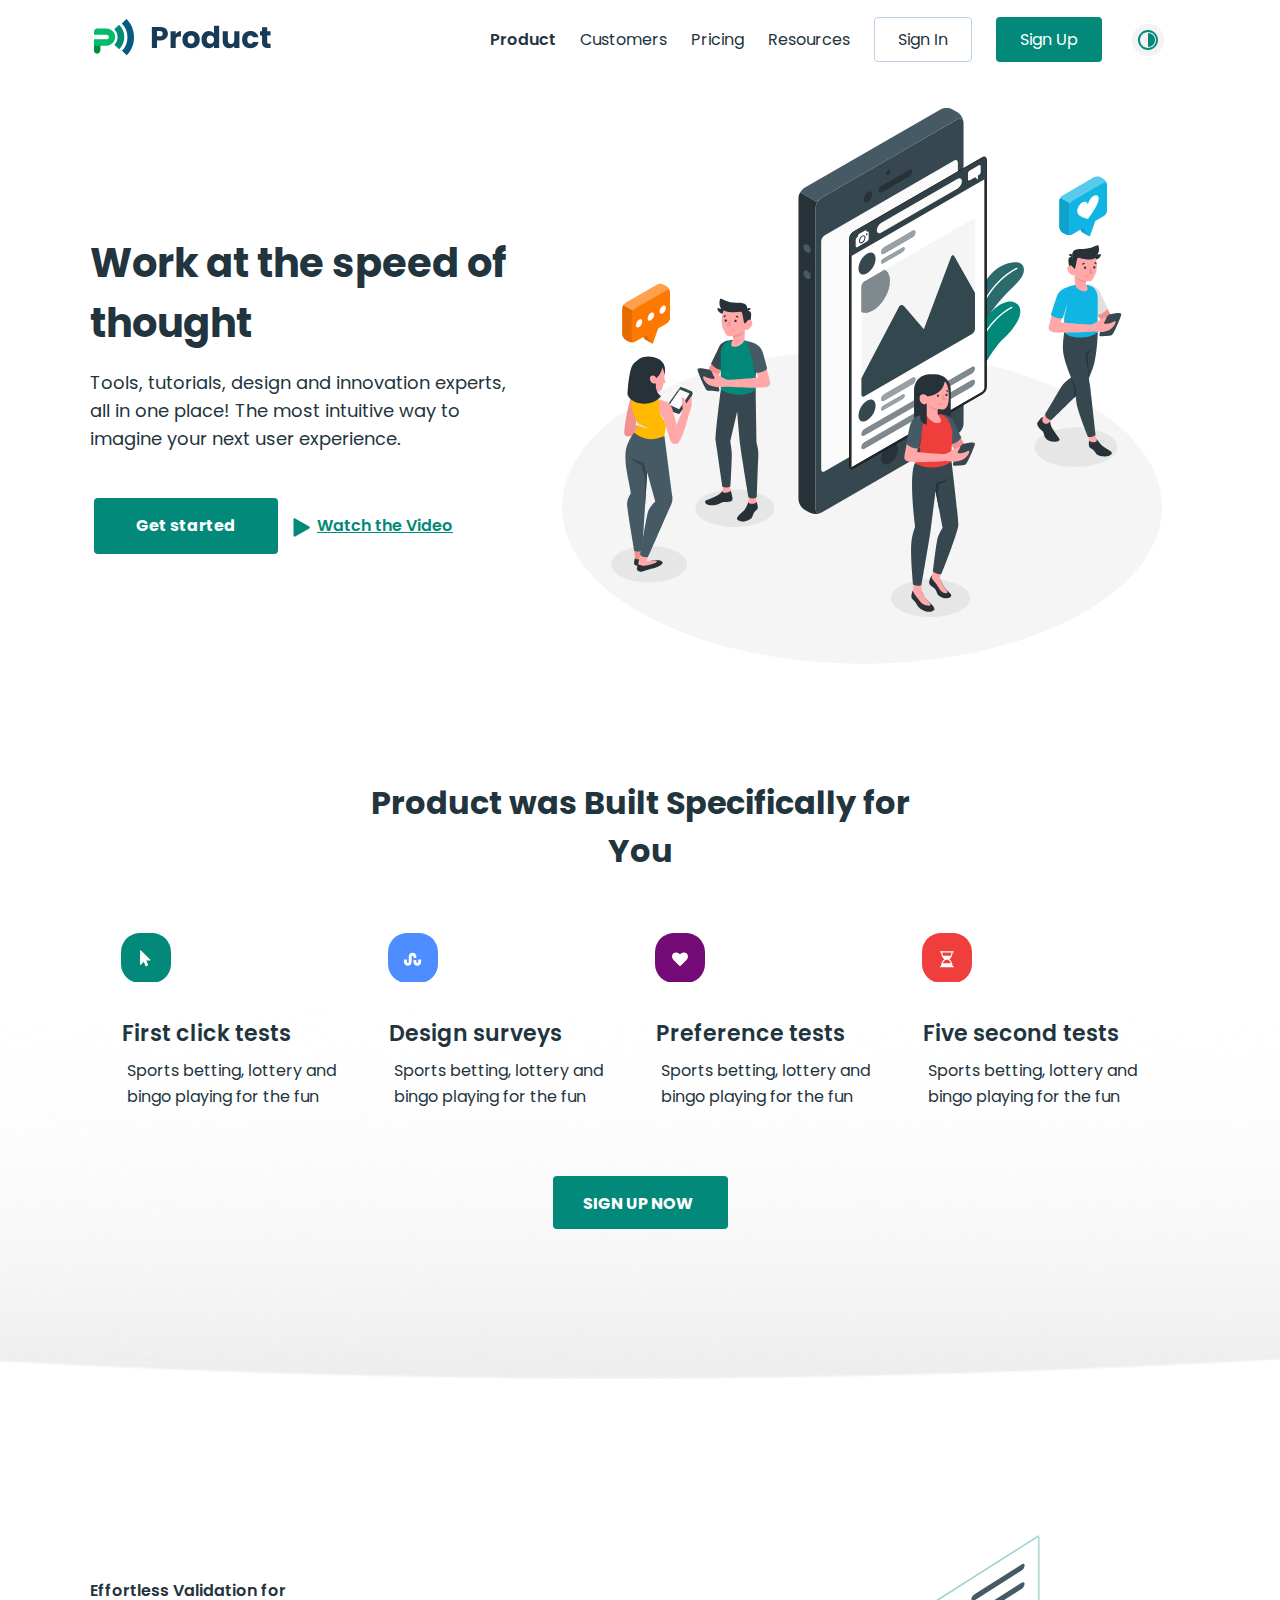
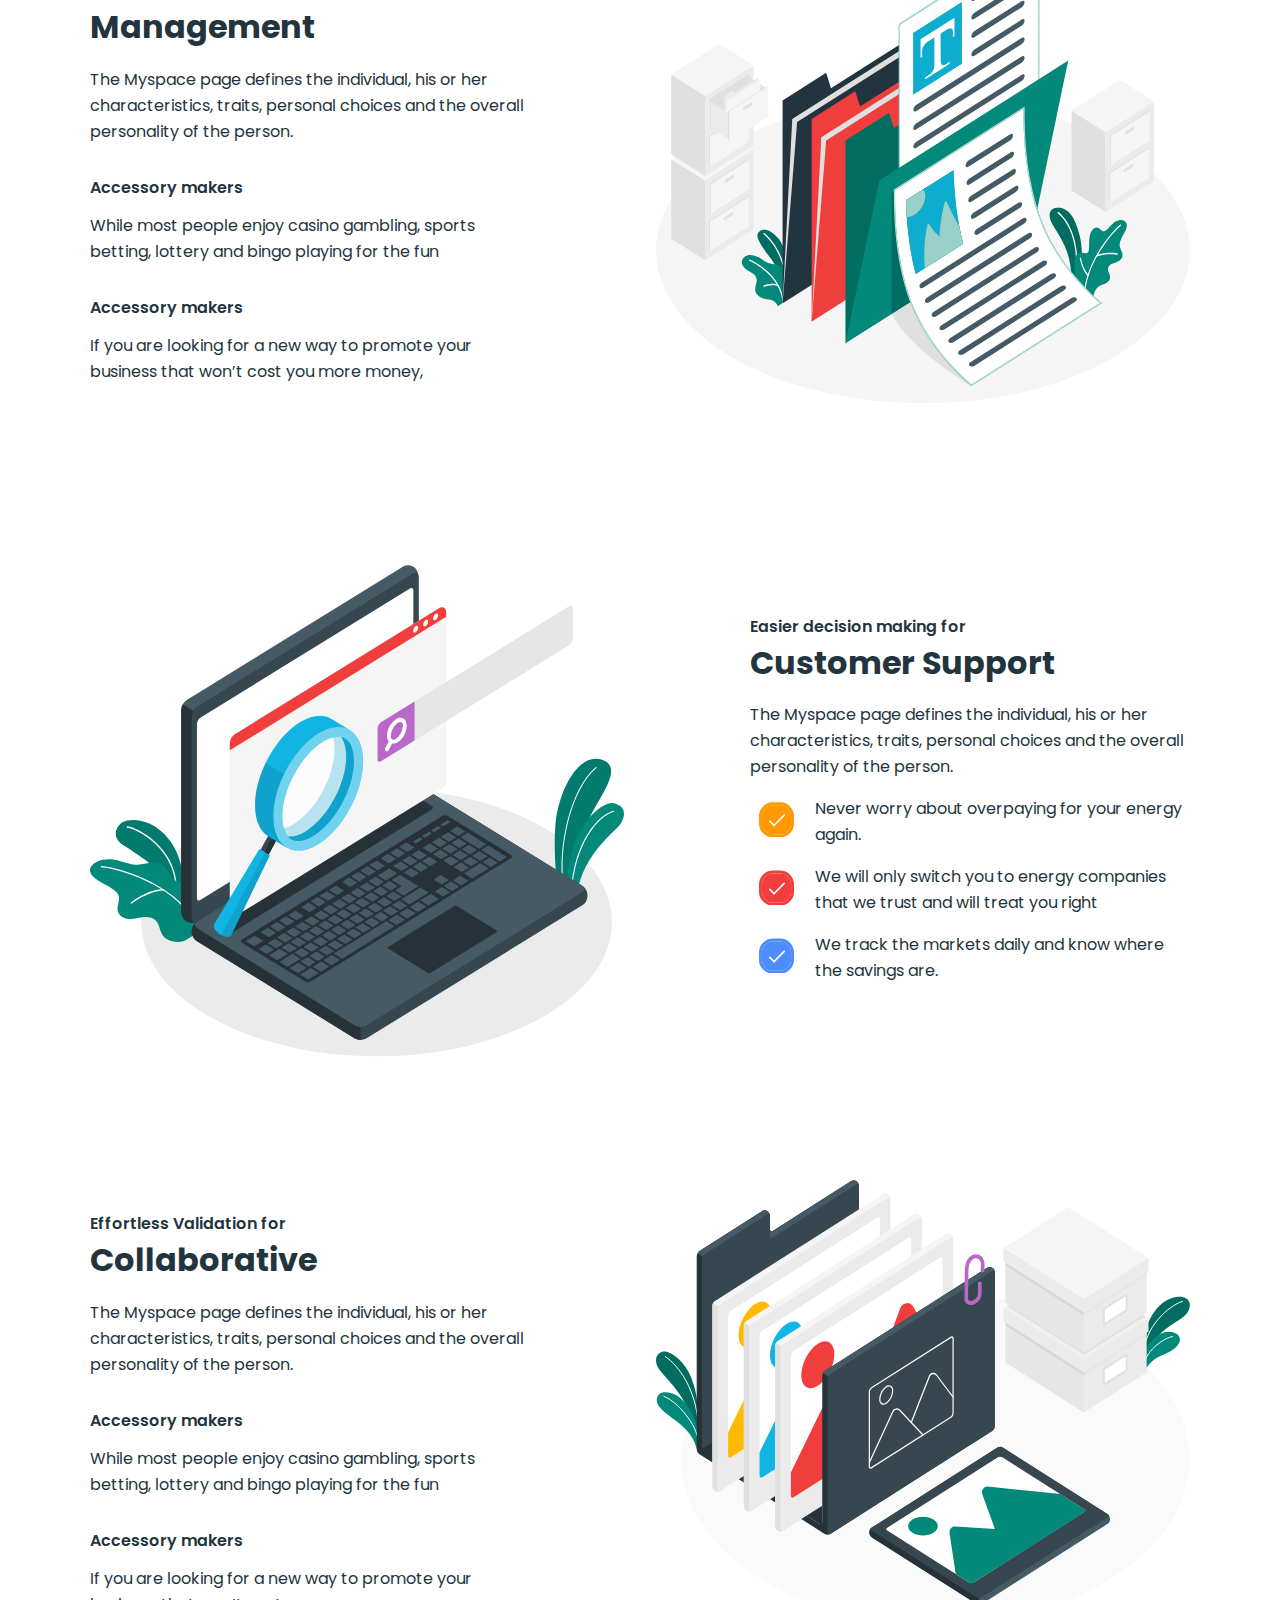
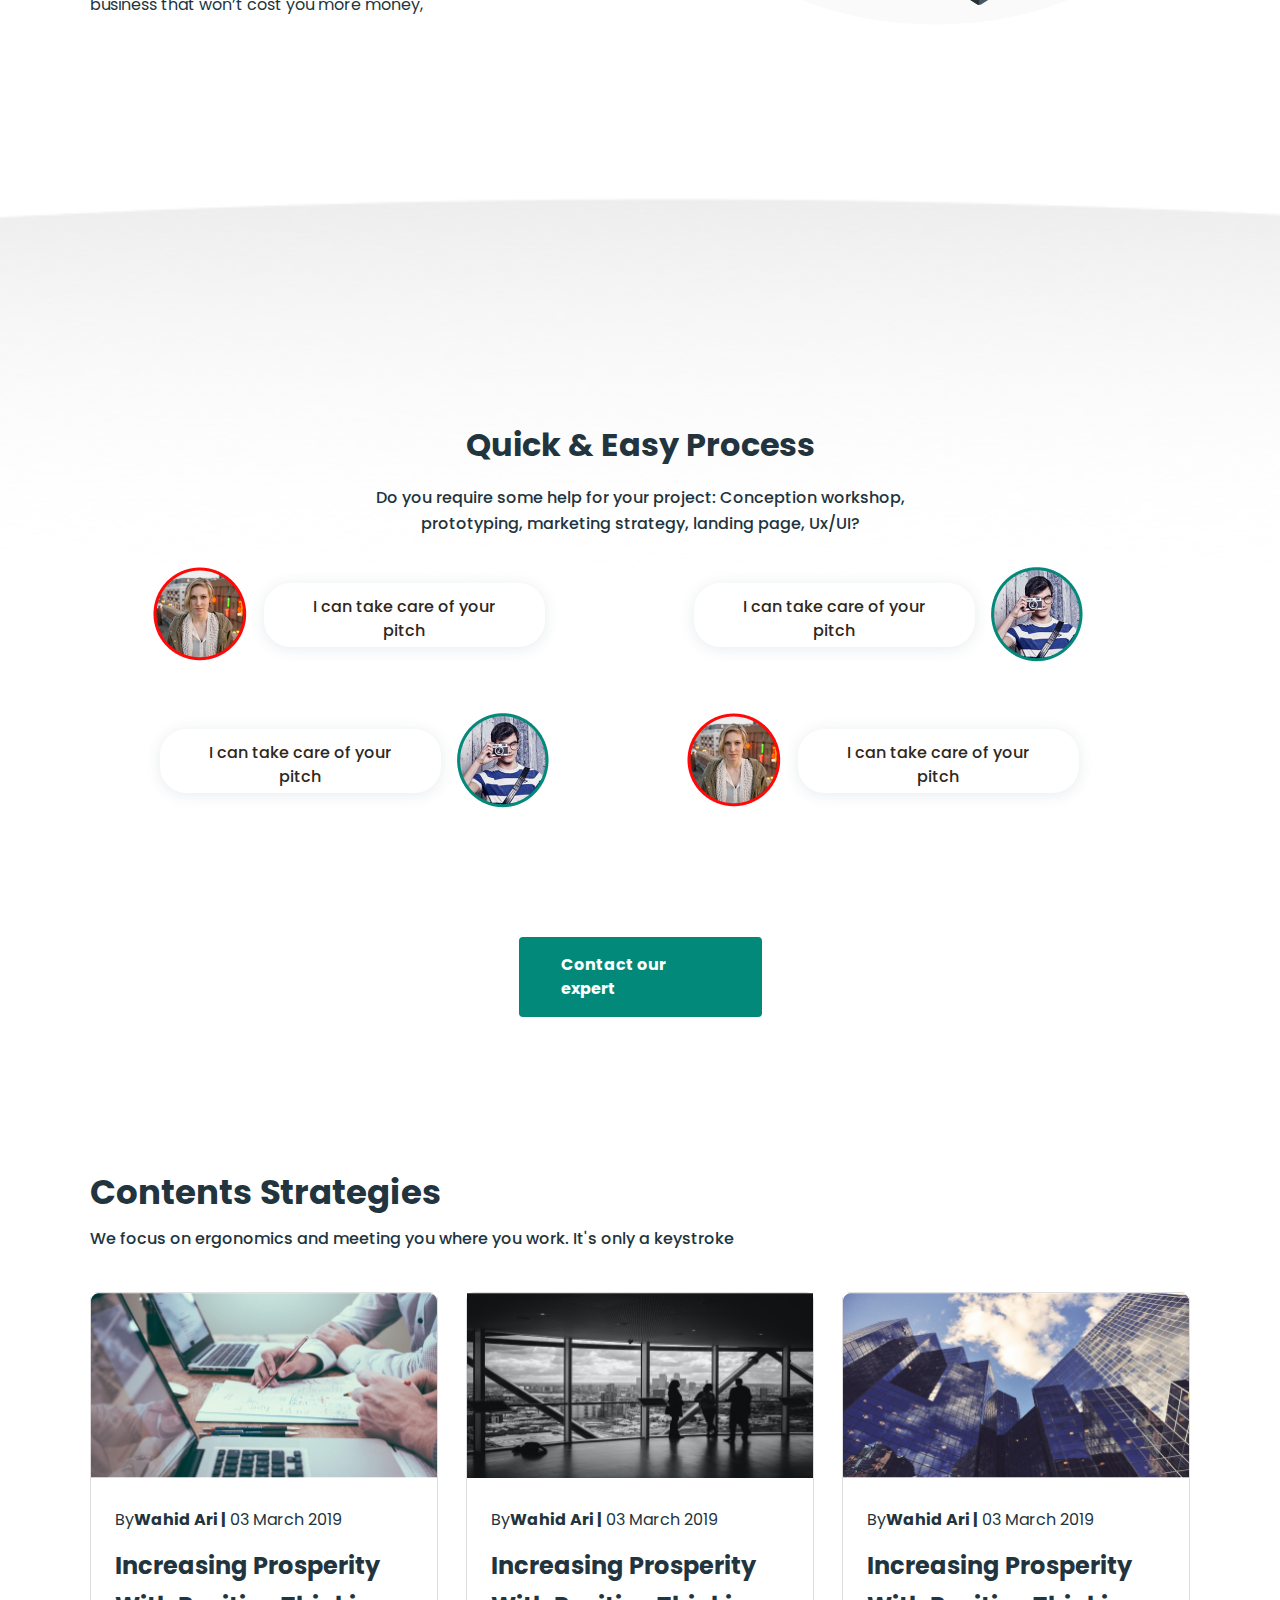
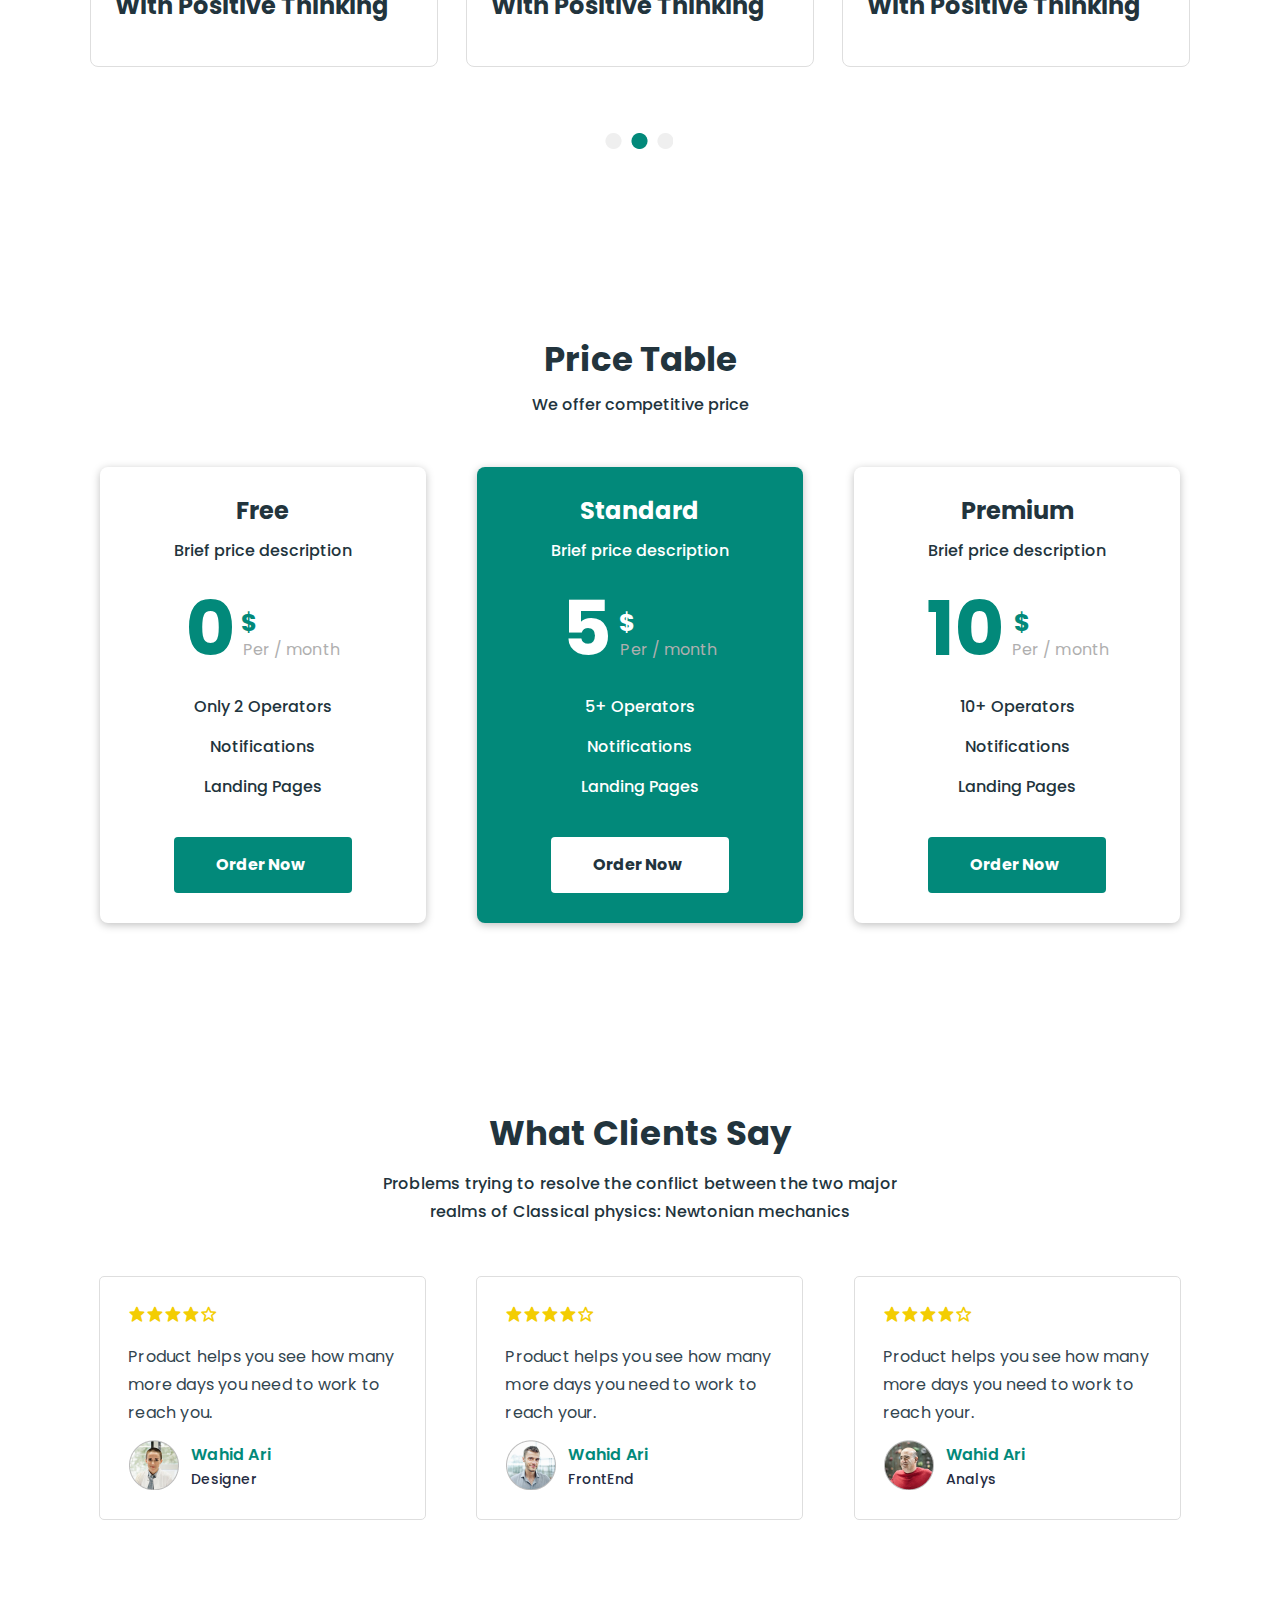
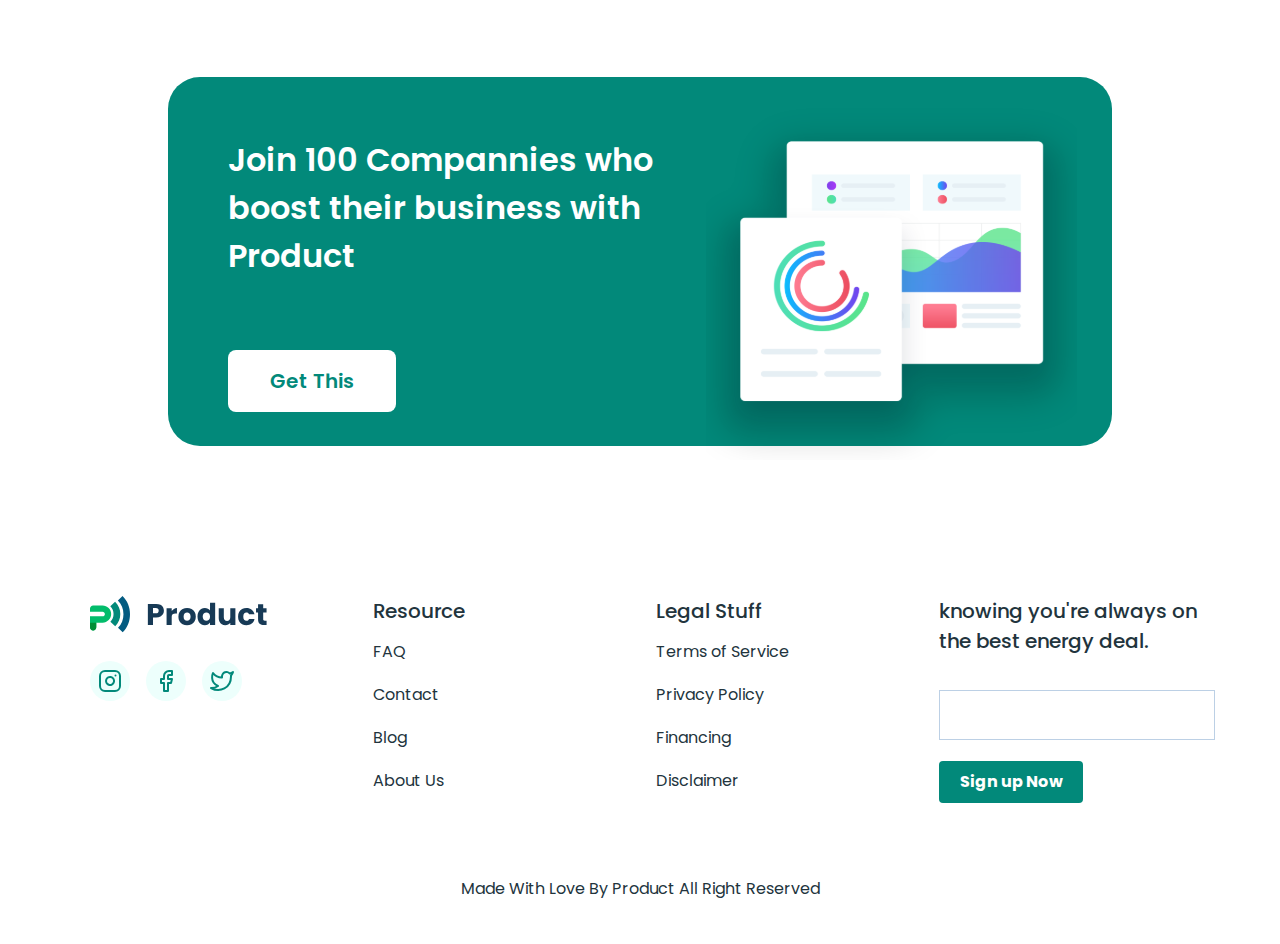
<file: index.html>
<!DOCTYPE html>
<html lang="en">
<head>
  <meta charset="UTF-8">
  <meta http-equiv="X-UA-Compatible" content="IE=edge">
  <meta name="viewport" content="width=device-width, initial-scale=1.0">
  <title>Document</title>
  <link href='https://unpkg.com/boxicons@2.0.9/css/boxicons.min.css' rel='stylesheet'>
  <link rel="preconnect" href="https://fonts.googleapis.com">
  <link rel="preconnect" href="https://fonts.gstatic.com" crossorigin>
  <link href="https://fonts.googleapis.com/css2?family=Poppins:wght@400;500;600;700&display=swap" rel="stylesheet">
  <link rel="stylesheet" href="./css/flexboxgrid.css">
  <link rel="stylesheet" href="./css/normalize.css">
  <link rel="stylesheet" href="./css/style.css">
</head>
<body>
  <div class="wrapper">
    <section id="hero">
      <div class="hero__all-headr">
        <div class="hero__container container">
          <header class="hero__main-header main-header col-lg-12 col-xl-12 row middle-xs between-xs">
            <a class="main-header__logo" href="index.html">
              <img src="./img/headr-logo.svg" alt="headr-logo">
            </a>
            <nav class="main-header__nav nav">
              <ul class="nav__list row  middle-xs">                     
                <li class="nav__item"><a class="nav__link nav__link--activ" href="index.html">Product </a></li>
                <li class="nav__item"><a class="nav__link" href="costmer.html">Customers</a></li>
                <li class="nav__item"><a class="nav__link" href="#">Pricing</a></li>
                <li class="nav__item"><a class="nav__link" href="#">Resources</a></li>
                <li class="nav__item"><a class="nav__link btn--nav btn--nav-activ" href="#">Sign In</a></li>
                <li class="nav__item"><a class="nav__link btn--nav" href="#">Sign Up</a></li>
                <li class="nav__item"><button class="nav__link nav--btn" type="button"><img src="./img/headr-btn.svg" alt=""></button></li>
              </ul>
            </nav>
            <div class="main-header___btn">
              <button class="main-header__btn"type="button"><i class='bx bx-menu'></i></button>
            </div>
          </header>
        </div>
      </div>
      <div class="hero__container hero container">
        <div class="hero__row row middle-md">
          <div class="hero__img col-sm-12 col-md-7">
            <img src="./img/amico.svg" alt="amico">
          </div>
          <div class="hero__des col-sm-12 col-md-5">
            <h2 class="hero__title">Work at the speed of thought</h2>
            <p class="hero__text">Tools, tutorials, design and innovation experts, all in one place! The most intuitive way to imagine your next user experience.</p>
            <div class="hero__btns row middle-xs center-xs start-md">
              <a class="hero__btn btn" href="#">Get started</a>
              <a class="hero__btn-second" href="#">Watch the Video</a>
            </div>
          </div>
        </div>
      </div>
    </section>
    <main>
      <section id="futudre"> 
        <div class="futudre__container container">
          <h2 class="futudre__title">Product  was Built Specifically for You</h2>
          <ul class="futudre__list col-md-12">
            <li class="futudre__item col-md-3">
              <h3 class="futudre__sub-title">First click tests</h3>
              <p class="futudre__text">Sports betting, lottery and bingo playing for the fun</p>
            </li>
            <li class="futudre__item col-md-3">
              <h3 class="futudre__sub-title">Design surveys</h3>
              <p class="futudre__text">Sports betting, lottery and bingo playing for the fun</p>
            </li>
            <li class="futudre__item col-md-3">
              <h3 class="futudre__sub-title">Preference tests</h3>
              <p class="futudre__text">Sports betting, lottery and bingo playing for the fun</p>
            </li>
            <li class="futudre__item col-md-3">
              <h3 class="futudre__sub-title">Five second tests</h3>
              <p class="futudre__text">Sports betting, lottery and bingo playing for the fun</p>
            </li>
          </ul>
          <a class="futudre__btn" href="#">SIGN UP NOW</a>
        </div>
      </section>
      <section id="menajment">
        <div class="menajment__container container">
          <div class="menajment__row row">
            <div class="menajment__img col-md-6 col-md-offset-1">
              <img src="./img/menejment.svg" alt="menajment">
            </div>
            <div class="menajment__des col-md-5">
              <p class="menejment__sub-titile">Effortless Validation for</p>
              <h2 class="menejment__title">Management</h2>
              <p class="menejment__text">The Myspace page defines the individual, his or her characteristics, traits, personal choices and the overall personality of the person. </p>
              <p class="menejment__inner-title">Accessory makers</p>
              <p class="menejment__text">While most people enjoy casino gambling, sports betting, lottery and bingo playing for the fun</p>
              <p class="menejment__inner-title">Accessory makers</p>
              <p class="menejment__text">If you are looking for a new way to promote your business that won’t cost you more money, </p>
            </div>
          </div>
        </div>
      </section>
      <section id="costmer">
        <div class="costmer__container container">
          <div class="costmer__row row">
            <div class="costmer__des col-md-5 col-md-offset-1">
              <p class="costmer__sub-title">Easier decision making for</p>
              <h2 class="costmer__title">Customer Support</h2>
              <p class="costmer__text">The Myspace page defines the individual, his or her characteristics, traits, personal choices and the overall personality of the person. </p>
              <ul class="costmer__list">
                <li class="costmer__item">Never worry about overpaying for your energy again. </li>
                <li class="costmer__item">We will only switch you to energy companies that we trust and will treat you right</li>
                <li class="costmer__item">We track the markets daily and know where the savings are.</li>
              </ul>
            </div>
            <div class="costmer__img col-md-6">
              <img src="./img/mac.svg" alt="mac">
            </div>
          </div>
        </div>
      </section>
      <section id="collaborative">
        <div class="menajment__container container">
          <div class="menajment__row row">
            <div class="menajment__img col-md-6 col-md-offset-1">
              <img src="./img/colab.svg" alt="colab">
            </div>
            <div class="menajment__des col-md-5">
              <p class="menejment__sub-titile">Effortless Validation for</p>
              <h2 class="menejment__title">Collaborative</h2>
              <p class="menejment__text">The Myspace page defines the individual, his or her characteristics, traits, personal choices and the overall personality of the person. </p>
              <p class="menejment__inner-title">Accessory makers</p>
              <p class="menejment__text">While most people enjoy casino gambling, sports betting, lottery and bingo playing for the fun</p>
              <p class="menejment__inner-title">Accessory makers</p>
              <p class="menejment__text">If you are looking for a new way to promote your business that won’t cost you more money, </p>
            </div>
          </div>
        </div>
      </section>
      <section id="protses">
        <div class="protses__container container">
          <h2 class="protses__title">Quick & Easy Process</h2>
          <p class="protses__text">Do you require some help for your project: Conception workshop, prototyping, marketing strategy, landing page, Ux/UI?</p>
          <ul class="protses__row row col-md-12">
            <li class="row protses__list">
              <div class="protses__item protses__big-item">I can take care of your pitch</div>
              <div class="protses__item protses__big-item">I can take care of your pitch</div>
            </li>
            <li class="row protses__list protses__list--activ">
             <div class="protses__item">I can take care of your pitch</div>
             <div class="protses__item">I can take care of your pitch</div>
            </li>
          </ul>
          <div class="protses__btn">
            <a class="btn" href="#">Contact our expert</a>
          </div>
        </div>
      </section>
      <section id="contents">
        <div class="contects__container container">
          <h2 class="contents__title">Contents Strategies</h2>
          <p class="contents__text">We focus on ergonomics and meeting you where you work. It's only a keystroke</p>
          <ul class="contents__list">
            <li class="cotents__item">
              <div class="cotents__img"><img src="./img/con1.jpg" alt="contents__img"></div>
              <div class="cotents__times">
                <time class="contents__time" datetime="2021-10-05">By<span>Wahid Ari |</span> 03 March 2019</time>
                <h3 class="contents__iner-title">Increasing Prosperity With Positive Thinking</h3>
              </div>
            </li>
            <li class="cotents__item">
              <div class="cotents__img"><img src="./img/con2.jpg" alt="contents__img"></div>
              <div class="cotents__times">
                <time class="contents__time" datetime="2021-10-05">By<span>Wahid Ari |</span> 03 March 2019</time>
                <h3 class="contents__iner-title">Increasing Prosperity With Positive Thinking</h3>
              </div>
            </li>
            <li class="cotents__item">
              <div class="cotents__img"><img src="./img/con3.jpg" alt="contents__img"></div>
              <div class="cotents__times">
                <time class="contents__time" datetime="2021-10-05">By<span>Wahid Ari |</span> 03 March 2019</time>
                <h3 class="contents__iner-title">Increasing Prosperity With Positive Thinking</h3>
              </div>
            </li>
          </ul>
        </div>
      </section>
      <section id="prise">
        <div class="prise__container container">
          <h2 class="prise__title">Price Table</h2>
          <p class="price__text">We offer competitive price</p>
          <ul class="price__list row between-md">
            <li class="price__item col-xs-12 col-md-4 col-sm-6">
              <div class="prisce__block">
                <h3 class="price__sub-itle">Free</h3>
                <p class="price__iner-des">Brief price description</p>
                <p class="price__number"><span class="price__firs-span">0<span class="price__second-span">$</span></span>Per / month</p>
                <p class="price__iner-des">Only 2 Operators</p>
                <p class="price__iner-des">Notifications</p>
                <p class="price__iner-des">Landing Pages</p>
                <a class="price__btn btn" href="#">Order Now</a>
              </div>
            </li>
            <li class="price__item col-xs-12 col-md-4 col-sm-6">
              <div class="prisce__block price__activ">
                <h3 class="price__sub-itle price__activ-text">Standard</h3>
                <p class="price__iner-des price__activ-text">Brief price description</p>
                <p class="price__number"><span class="price__firs-span price__activ-text">5<span class="price__second-span price__activ-text">$</span></span>Per / month</p>
                <p class="price__iner-des price__activ-text">5+ Operators</p>
                <p class="price__iner-des price__activ-text">Notifications</p>
                <p class="price__iner-des price__activ-text">Landing Pages</p>
                <a class="price__btn btn price__activ-btn" href="#">Order Now</a>
              </div>
            </li>
            <li class="price__item col-xs-12 col-md-4 col-sm-12">
              <div class="prisce__block">
                <h3 class="price__sub-itle">Premium</h3>
                <p class="price__iner-des">Brief price description</p>
                <p class="price__number"><span class="price__firs-span">10<span class="price__second-span">$</span></span>Per / month</p>
                <p class="price__iner-des">10+ Operators</p>
                <p class="price__iner-des">Notifications</p>
                <p class="price__iner-des">Landing Pages</p>
                <a class="price__btn btn" href="#">Order Now</a>
              </div>
            </li>
          </ul>
        </div>
      </section>
      <section id="clients">
        <div class="clients__container container">
          <h2 class="clients__title">What Clients Say</h2>
          <p class="clients__text">Problems trying to resolve the conflict between the two major realms of Classical physics: Newtonian mechanics </p>
          <ul class="clients__list row">
            <li class="clients__item col-xs-12 col-sm-6 col-md-4">
              <div class="clients__block">
                <div class="clients__star"><i class='bx bxs-star'></i><i class='bx bxs-star'></i><i class='bx bxs-star'></i><i class='bx bxs-star'></i><i class='bx bx-star' ></i></div>
                <p class="clients__inner-text">Product helps you see how many more days you need to work to reach you.</p>
                <div class="clients__imgs clients__imgs1">
                  <h5 class="clients__name">Wahid Ari</h5>
                  <p class="clients__job">Designer</p>
                </div>
              </div>
            </li>
            <li class="clients__item col-xs-12 col-sm-6 col-md-4">
              <div class="clients__block">
                <div class="clients__star"><i class='bx bxs-star'></i><i class='bx bxs-star'></i><i class='bx bxs-star'></i><i class='bx bxs-star'></i><i class='bx bx-star' ></i></div>
                <p class="clients__inner-text">Product helps you see how many more days you need to work to reach your.</p>
                <div class="clients__imgs clients__imgs2">
                  <h5 class="clients__name">Wahid Ari</h5>
                  <p class="clients__job">FrontEnd</p>
                </div>
              </div>
            </li>
            <li class="clients__item col-xs-12 col-sm-12 col-md-4">
              <div class="clients__block">
                <div class="clients__star"><i class='bx bxs-star'></i><i class='bx bxs-star'></i><i class='bx bxs-star'></i><i class='bx bxs-star'></i><i class='bx bx-star' ></i></div>
                <p class="clients__inner-text">Product helps you see how many more days you need to work to reach your.</p>
                <div class="clients__imgs clients__imgs3">
                  <h5 class="clients__name">Wahid Ari</h5>
                  <p class="clients__job">Analys</p>
                </div>
              </div>
            </li>
          </ul>
        </div>
      </section>
      <section id="join">
        <div class="join__container container">
           <div class="row">
            <div class="join__block col-xs-12 col-md-10"> 
              <div class="row">
                <div class="join__des">
                  <h2 class="join__title">Join 100 Compannies who boost their business with Product</h2>
                  <a class="join__btn price__activ-btn btn" href="#">Get This</a>
                </div>
                  <img class="join__img" src="./img/join.svg" alt="join">
              </div>
             </div>
           </div>
        </div>
      </section>
    </main>
  </div>
  <footer id="site-foter">
    <div class="site-foter__container container">
      <div class="site-foter__row row">
        <div class="site-foter__item col-xs-12 col-md-3">
          <a class="site-foter__logo" href="#">
            <img src="./img/headr-logo.svg" alt="logo">
          </a>
          <ul class="site-foter__socials socials"> 
            <li class="socials__item">
              <a target="#" href="#"><img src="./img/soc1.svg" alt="socials"></a>
            </li>
            <li class="socials__item">
              <a target="#" href="#"><img src="./img/soc2.svg" alt="socials"></a>
            </li>
            <li class="socials__item">
              <a target="#" href="#"><img src="./img/soc3.svg" alt="socials"></a>
            </li>
          </ul>
        </div>
        <div class="site-foter__item col-xs-12 col-md-3">
          <ul class="site-foter__list">
            <li class="site-foter__bloscs"><a class="site-foter__link activ-foter" href="#">Resource</a></li>
            <li class="site-foter__bloscs"><a class="site-foter__link" href="#">FAQ</a></li>
            <li class="site-foter__bloscs"><a class="site-foter__link" href="#">Contact</a></li>
            <li class="site-foter__bloscs"><a class="site-foter__link" href="#">Blog</a></li>
            <li class="site-foter__bloscs"><a class="site-foter__link" href="#">About Us</a></li>
          </ul>
        </div>
        <div class="site-foter__item col-xs-12 col-md-3">
          <ul class="site-foter__list">
            <li class="site-foter__bloscs"><a class="site-foter__link activ-foter" href="#">Legal Stuff</a></li>
            <li class="site-foter__bloscs"><a class="site-foter__link" href="#">Terms of Service</a></li>
            <li class="site-foter__bloscs"><a class="site-foter__link" href="#">Privacy Policy</a></li>
            <li class="site-foter__bloscs"><a class="site-foter__link" href="#">Financing</a></li>
            <li class="site-foter__bloscs"><a class="site-foter__link" href="#">Disclaimer</a></li>
          </ul>
        </div>
        <div class="site-foter__item col-xs-12 col-md-3">
          <p class="site-foter__iner-tex">knowing you're always on the best energy deal.</p>
          <form class="site-foter__form" action="https://echo.htmlacademy.ru/" method="post">
            <label><input class="site-foter__input" type="text" autocomplete="off" required name="user-name"></label>
            <button class="site-foter__btn" type="submit">Sign up Now</button>
          </form>
        </div>
      </div>
    </div>
    <div class="container">
      <p class="site-foter__last-text">Made With Love By Product All Right Reserved </p>
    </div>
  </footer>
  <script src="./js/main.js"></script>
</body>
</html>
</file>
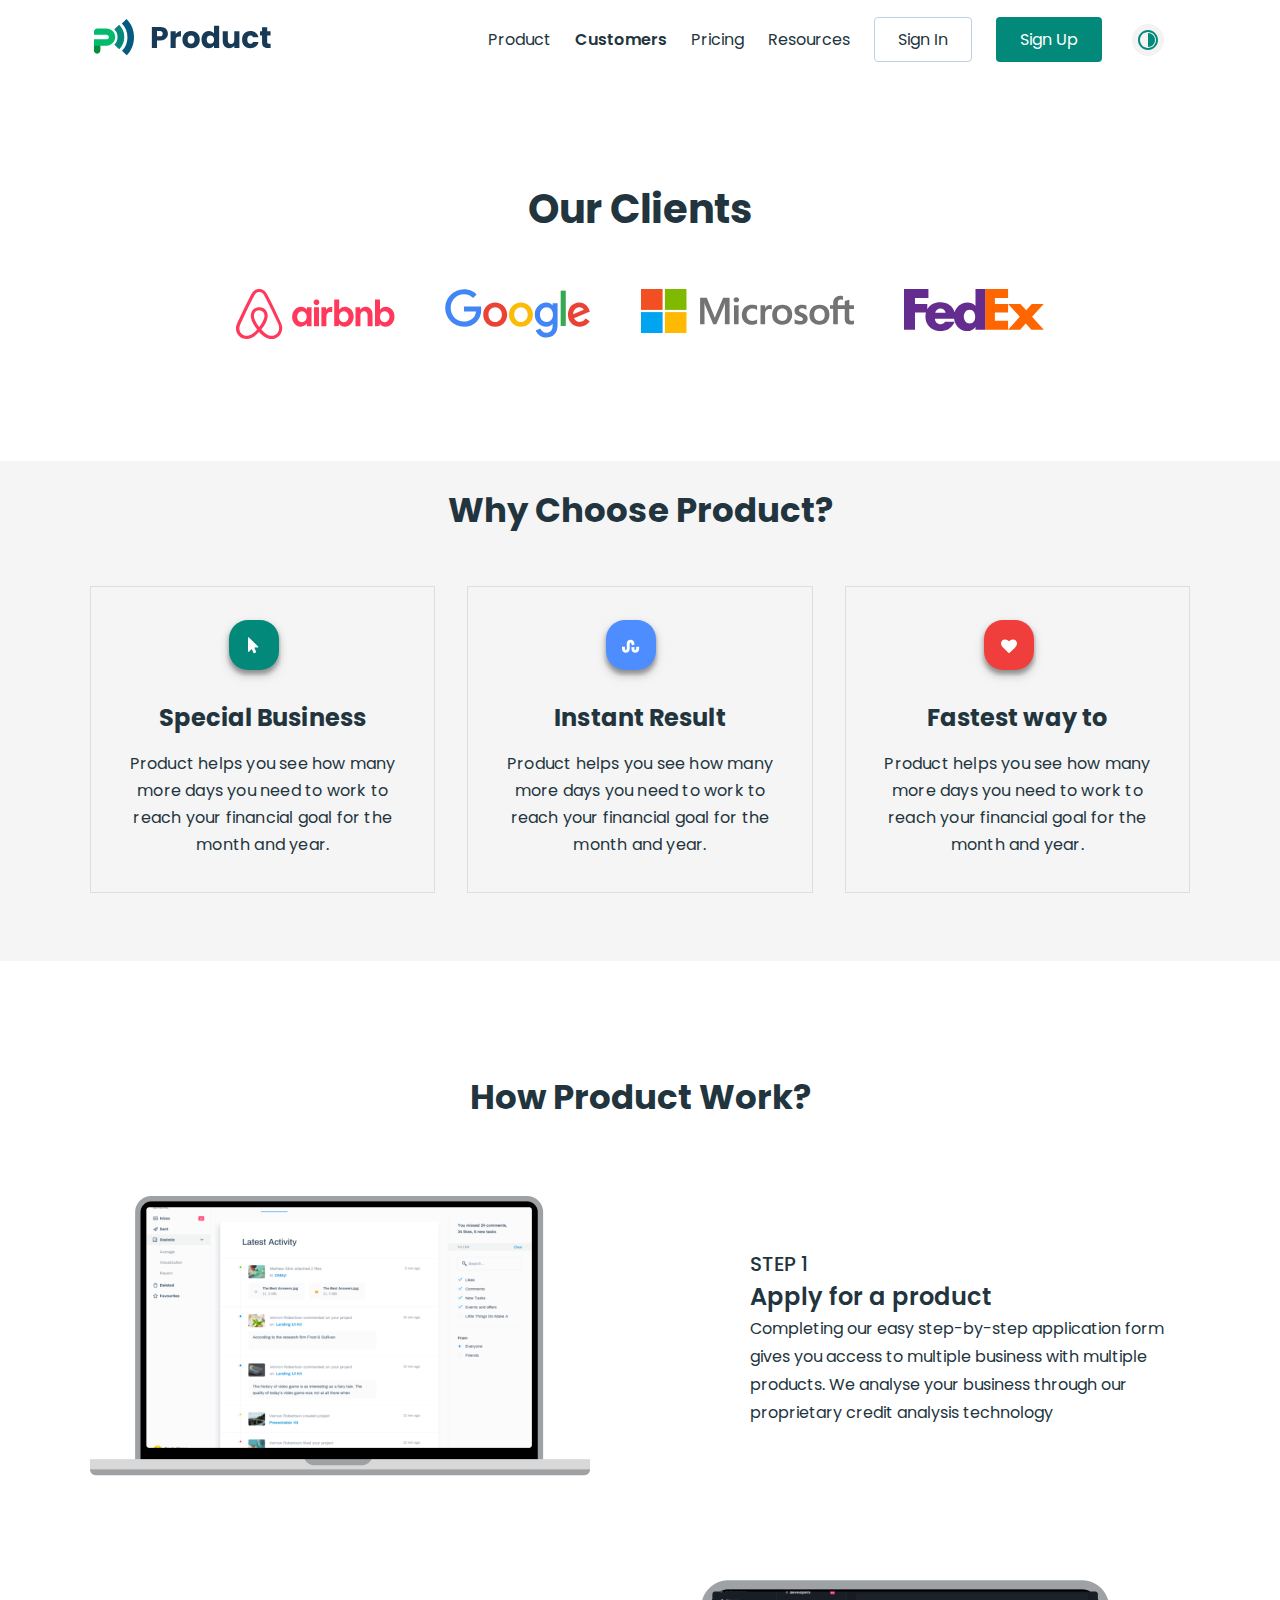
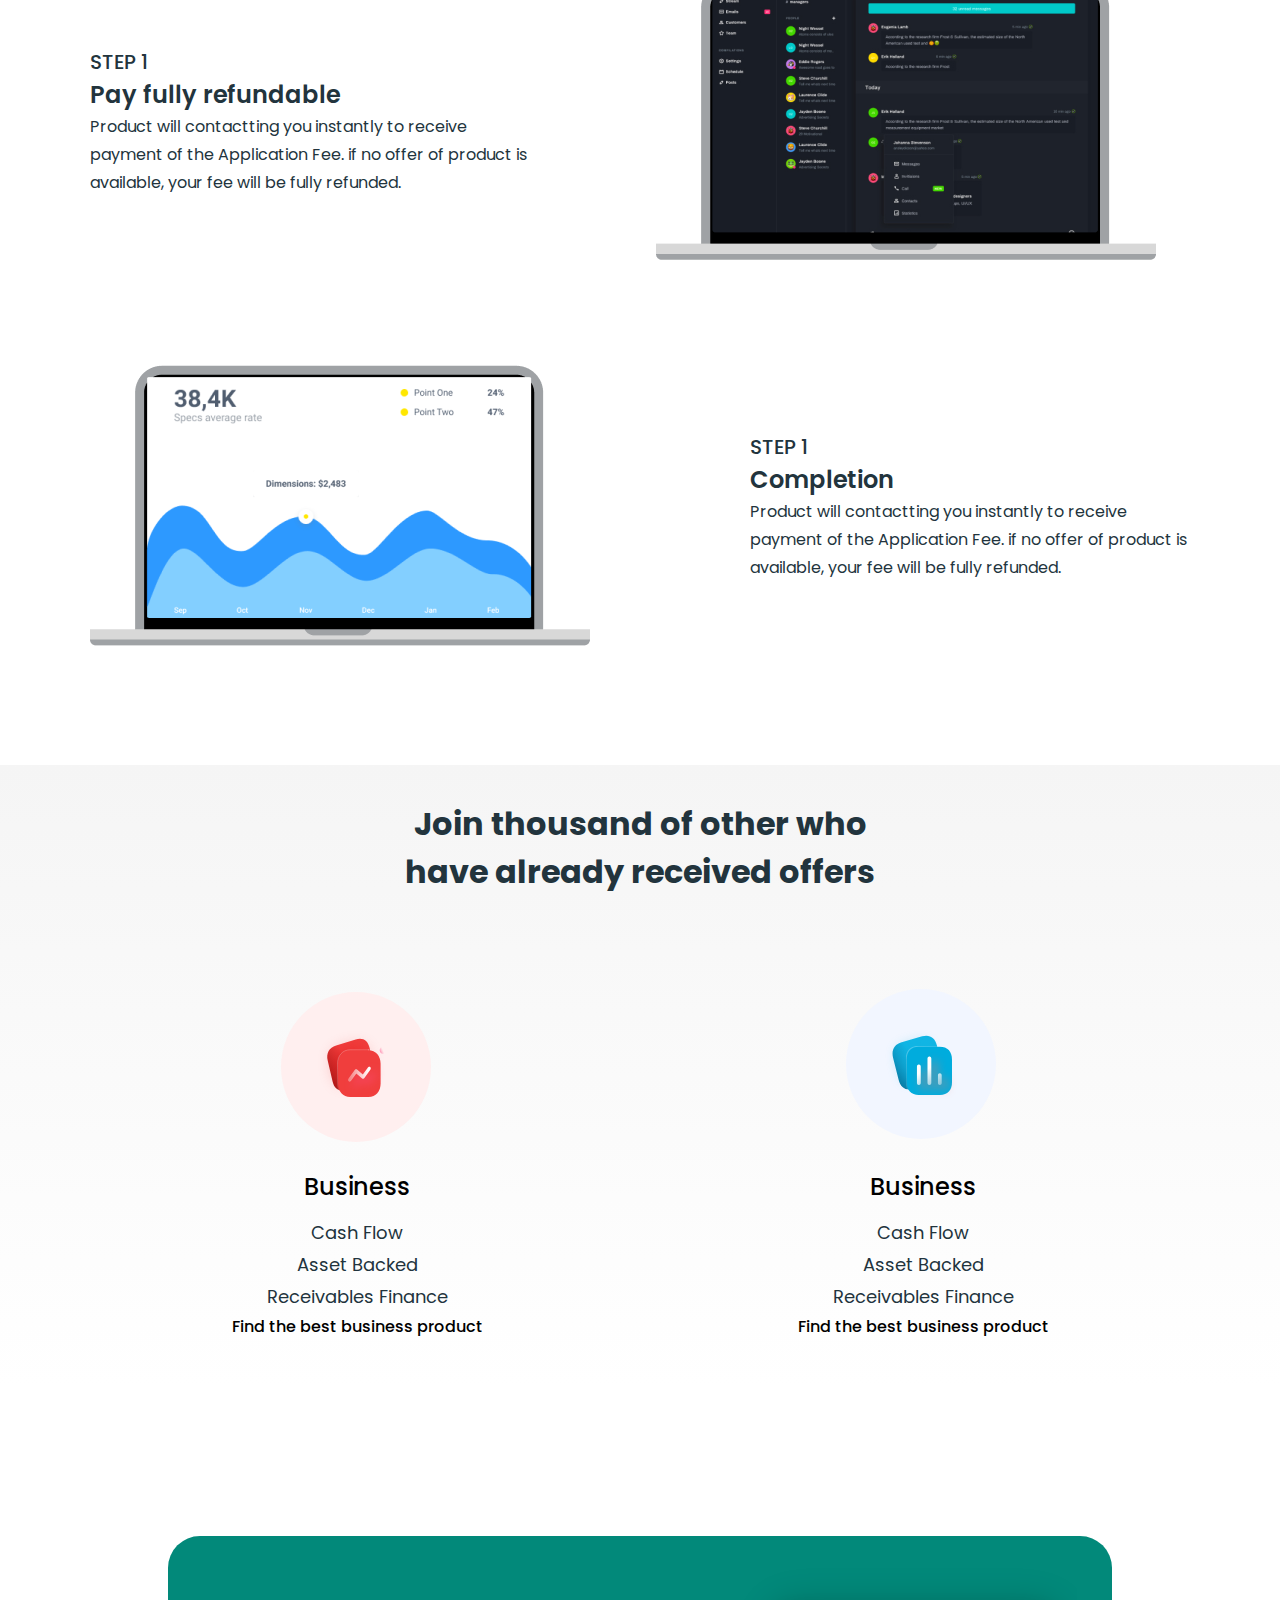
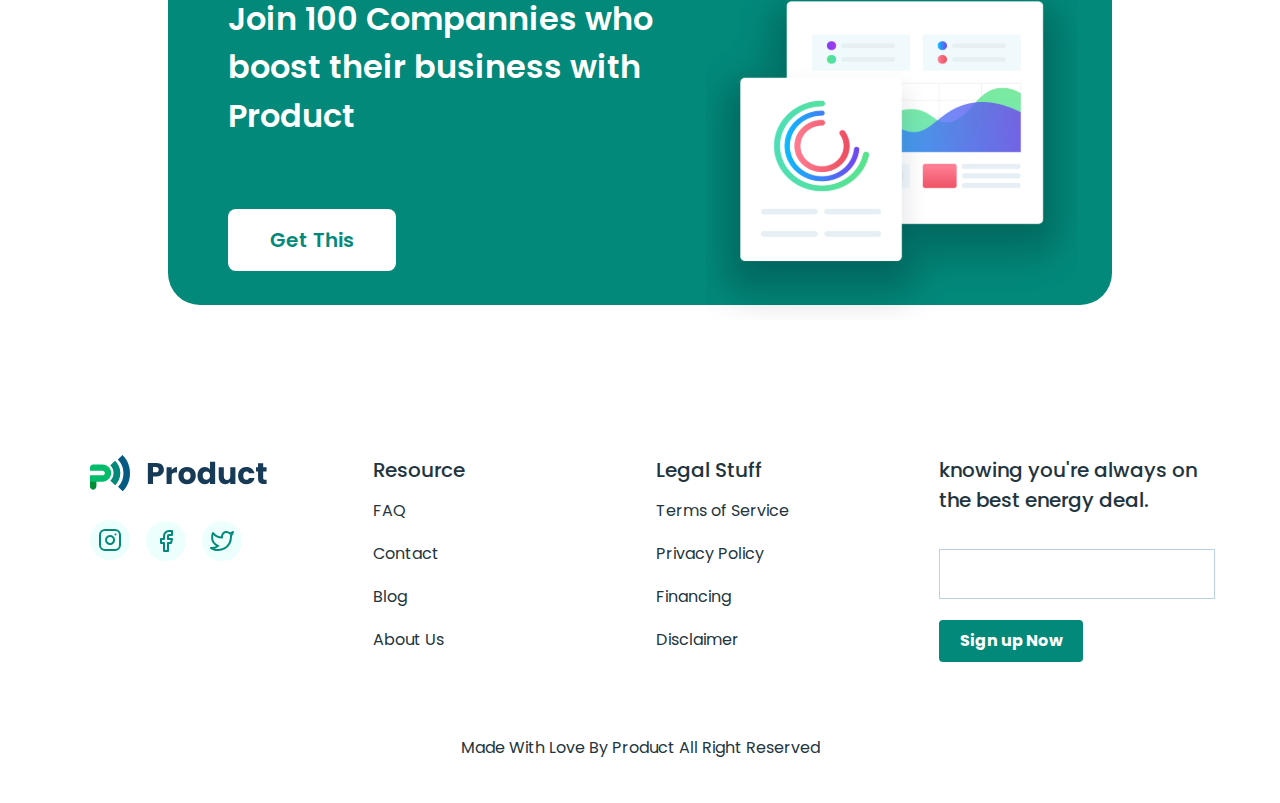
<file: costmer.html>
<!DOCTYPE html>
<html lang="en">

<head>
  <meta charset="UTF-8">
  <meta http-equiv="X-UA-Compatible" content="IE=edge">
  <meta name="viewport" content="width=device-width, initial-scale=1.0">
  <title>Document</title>
  <link href='https://unpkg.com/boxicons@2.0.9/css/boxicons.min.css' rel='stylesheet'>
  <link rel="preconnect" href="https://fonts.googleapis.com">
  <link rel="preconnect" href="https://fonts.gstatic.com" crossorigin>
  <link href="https://fonts.googleapis.com/css2?family=Poppins:wght@400;500;600;700&display=swap" rel="stylesheet">
  <link rel="stylesheet" href="./css/flexboxgrid.css">
  <link rel="stylesheet" href="./css/normalize.css">
  <link rel="stylesheet" href="./css/style.css">
</head>

<body>
  <div class="wrapper">
    <section id="costmer-hero">
      <div class="hero__all-headr">
        <div class="hero__container container">
          <header class="hero__main-header main-header col-lg-12 col-xl-12 row middle-xs between-xs">
            <a class="main-header__logo" href="index.html">
              <img src="./img/headr-logo.svg" alt="headr-logo">
            </a>
            <nav class="main-header__nav nav">
              <ul class="nav__list row  middle-xs">
                <li class="nav__item"><a class="nav__link" href="index.html">Product </a></li>
                <li class="nav__item"><a class="nav__link nav__link--activ" href="costmer.html">Customers</a></li>
                <li class="nav__item"><a class="nav__link" href="#">Pricing</a></li>
                <li class="nav__item"><a class="nav__link" href="#">Resources</a></li>
                <li class="nav__item"><a class="nav__link btn--nav btn--nav-activ" href="#">Sign In</a></li>
                <li class="nav__item"><a class="nav__link btn--nav" href="#">Sign Up</a></li>
                <li class="nav__item"><button class="nav__link nav--btn" type="button"><img src="./img/headr-btn.svg"alt=""></button></li>
              </ul>
            </nav>
            <div class="main-header___btn">
              <button class="main-header__btn" type="button"><i class='bx bx-menu'></i></button>
            </div>
          </header>
        </div>
      </div>
      <div class="container">
        <div class="costmer-hero__our our">
          <h2 class="our__title">Our Clients</h2>
          <ul class="our__list">
            <li class="our__item"><img src="./img/our1.svg" alt="our-clients"></li>
            <li class="our__item"><img src="./img/our2.svg" alt="our-clients"></li>
            <li class="our__item"><img src="./img/our3.svg" alt="our-clients"></li>
            <li class="our__item"><img src="./img/our4.svg" alt="our-clients"></li>
          </ul>
        </div>
      </div>
    </section>
    <section id="chose">
      <div class="chose__container container">
        <h2 class="chose__title">Why Choose Product?</h2>
        <ul class="chose__list row">
          <li class="chose__item col-md-4 col-xs-12">
            <div class="chose__block chose__block-img1">
              <h2 class="chose__inner__title">Special Business</h2>
              <p class="chose__text">Product helps you see how many more days you need to work to reach your financial
                goal for the month and year.</p>
            </div>
          </li>
          <li class="chose__item col-md-4 col-xs-12">
            <div class="chose__block chose__block-img2">
              <h2 class="chose__inner__title">Instant Result</h2>
              <p class="chose__text"> Product helps you see how many more days you need to work to reach your financial
                goal for the month and year.</p>
            </div>
          </li>
          <li class="chose__item col-md-4 col-xs-12">
            <div class="chose__block chose__block-img3">
              <h2 class="chose__inner__title">Fastest way to</h2>
              <p class="chose__text"> Product helps you see how many more days you need to work to reach your financial
                goal for the month and year.</p>
            </div>
          </li>
        </ul>
      </div>
    </section>

    <section id="work">
      <div class="work__container container">
        <h2 class="work__title">How Product Work?</h2>
        <div class="work__row row work__reverse middle-sm">
          <div class="work__item col-md-5 col-xl-12 col-sm-offset-1">
            <p class="work__sup-title">STEP 1</p>
            <h2 class="work__inner-title">Apply for a product</h2>
            <p class="work__text">Completing our easy step-by-step application form gives you access to multiple business with multiple products. We analyse your business through our proprietary credit analysis technology </p>
          </div>
          <div class="work__img col-xl-12 col-md-6"><img src="./img/mac1.png" alt="mac"></div>
        </div>
        <div class="work__row row middle-sm work__revers2">
          <div class="work__item col-xl-12 col-md-5">
            <p class="work__sup-title">STEP 1</p>
            <h2 class="work__inner-title">Pay fully refundable</h2>
            <p class="work__text">Product will contactting you instantly to receive payment of the Application Fee. if
              no offer of product is available, your fee will be fully refunded.</p>
          </div>
          <div class="work__img col-md-6 col-xl-12 col-sm-offset-1"><img src="./img/mac2.png" alt="mac"></div>
        </div>
        <div class="work__row row not-margin work__reverse middle-sm">
          <div class="work__item col-md-5 col-xl-12 col-sm-offset-1">
            <p class="work__sup-title">STEP 1</p>
            <h2 class="work__inner-title">Completion</h2>
            <p class="work__text">Product will contactting you instantly to receive payment of the Application Fee. if
              no offer of product is available, your fee will be fully refunded.</p>
          </div>
          <div class="work__img col-xl-12 col-md-6"><img src="./img/mac3.png" alt="mac"></div>
        </div>
      </div>
    </section>

    <section id="bisnes">
      <div class="bisnes">
        <div class="bisnes__contaner container">
          <h2 class="bisnes__title">Join thousand of other who have already received offers</h2>
          <ul class="bisnes__row row">
            <li class="bisnes__item">
              <div class="bisnes__block bisnes__block-img1">
                <h3 class="bisnes__inner-title">Business</h3>
                <p class="bisnes__text">Cash Flow</p>
                <p class="bisnes__text">Asset Backed</p>
                <p class="bisnes__text">Receivables Finance</p>
                <p class="bisnes__sub-title">Find the best business product</p>
              </div>
            </li>
            <li class="bisnes__item"> 
              <div class="bisnes__block bisnes__block-img2">
                <h3 class="bisnes__inner-title">Business</h3>
                <p class="bisnes__text">Cash Flow</p>
                <p class="bisnes__text">Asset Backed</p>
                <p class="bisnes__text">Receivables Finance</p>
                <p class="bisnes__sub-title">Find the best business product</p>
              </div>
            </li>
          </ul>
        </div>
      </div>
    </section>

    <section id="join">
      <div class="join__container container">
        <div class="row">
          <div class="join__block col-xs-12 col-md-10">
            <div class="row">
              <div class="join__des">
                <h2 class="join__title">Join 100 Compannies who boost their business with Product</h2>
                <a class="join__btn price__activ-btn btn" href="#">Get This</a>
              </div>
              <img class="join__img" src="./img/join.svg" alt="join">
            </div>
          </div>
        </div>
      </div>
    </section>
  </div>
  <footer id="site-foter">
    <div class="site-foter__container container">
      <div class="site-foter__row row">
        <div class="site-foter__item col-xs-12 col-md-3">
          <a class="site-foter__logo" href="#">
            <img src="./img/headr-logo.svg" alt="logo">
          </a>
          <ul class="site-foter__socials socials">
            <li class="socials__item">
              <a target="#" href="#"><img src="./img/soc1.svg" alt="socials"></a>
            </li>
            <li class="socials__item">
              <a target="#" href="#"><img src="./img/soc2.svg" alt="socials"></a>
            </li>
            <li class="socials__item">
              <a target="#" href="#"><img src="./img/soc3.svg" alt="socials"></a>
            </li>
          </ul>
        </div>
        <div class="site-foter__item col-xs-12 col-md-3">
          <ul class="site-foter__list">
            <li class="site-foter__bloscs"><a class="site-foter__link activ-foter" href="#">Resource</a></li>
            <li class="site-foter__bloscs"><a class="site-foter__link" href="#">FAQ</a></li>
            <li class="site-foter__bloscs"><a class="site-foter__link" href="#">Contact</a></li>
            <li class="site-foter__bloscs"><a class="site-foter__link" href="#">Blog</a></li>
            <li class="site-foter__bloscs"><a class="site-foter__link" href="#">About Us</a></li>
          </ul>
        </div>
        <div class="site-foter__item col-xs-12 col-md-3">
          <ul class="site-foter__list">
            <li class="site-foter__bloscs"><a class="site-foter__link activ-foter" href="#">Legal Stuff</a></li>
            <li class="site-foter__bloscs"><a class="site-foter__link" href="#">Terms of Service</a></li>
            <li class="site-foter__bloscs"><a class="site-foter__link" href="#">Privacy Policy</a></li>
            <li class="site-foter__bloscs"><a class="site-foter__link" href="#">Financing</a></li>
            <li class="site-foter__bloscs"><a class="site-foter__link" href="#">Disclaimer</a></li>
          </ul>
        </div>
        <div class="site-foter__item col-xs-12 col-md-3">
          <p class="site-foter__iner-tex">knowing you're always on the best energy deal.</p>
          <form class="site-foter__form" action="https://echo.htmlacademy.ru/" method="post">
            <label><input class="site-foter__input" type="text" autocomplete="off" required name="user-name"></label>
            <button class="site-foter__btn" type="submit">Sign up Now</button>
          </form>
        </div>
      </div>
    </div>
    <div class="container">
      <p class="site-foter__last-text">Made With Love By Product All Right Reserved </p>
    </div>
  </footer>
  <script src="./js/main.js"></script>
</body>

</html>
</file>
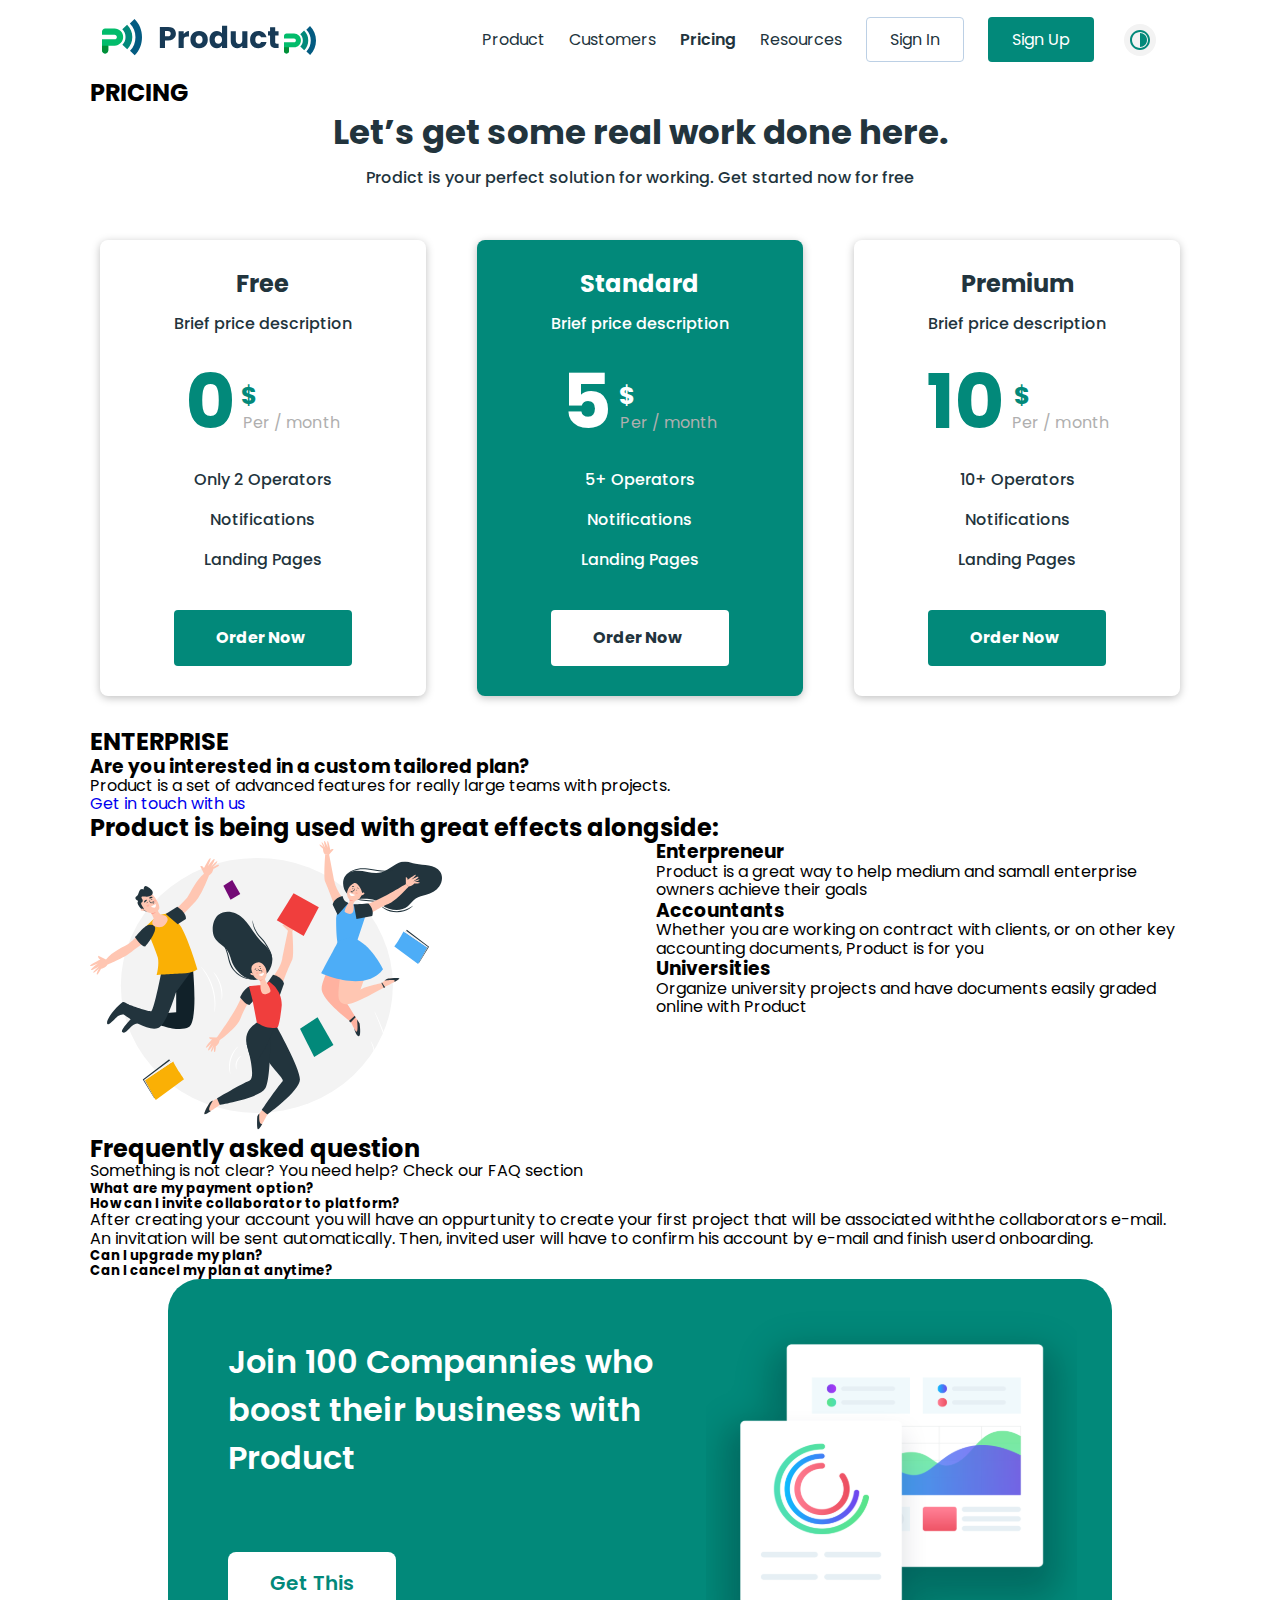
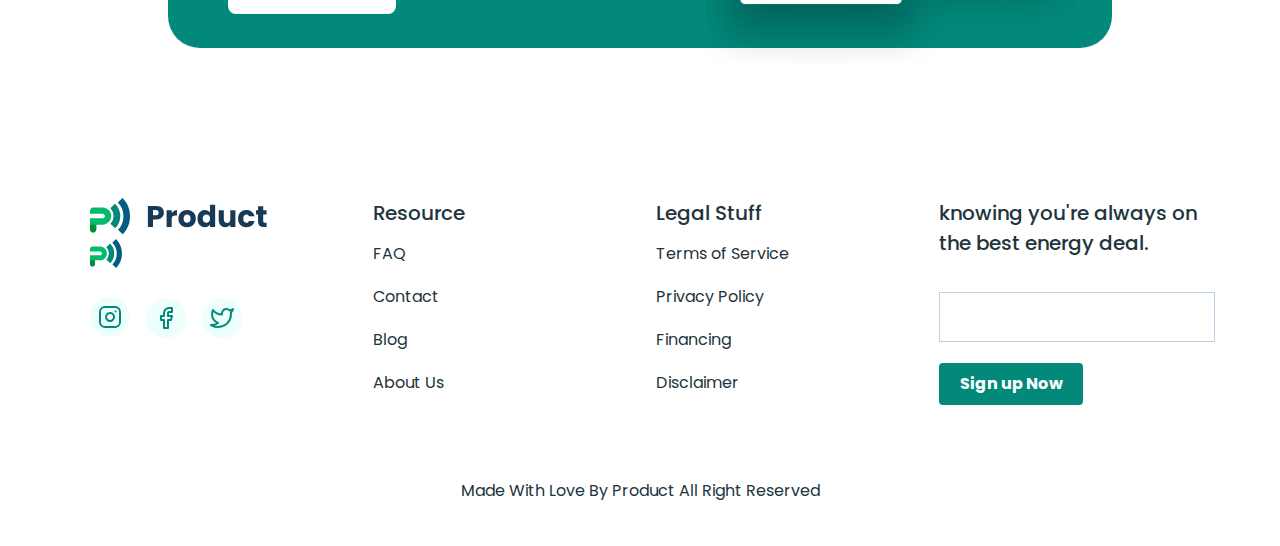
<file: pricing.html>
<!DOCTYPE html>
<html lang="en">
<head>
  <meta charset="UTF-8">
  <meta http-equiv="X-UA-Compatible" content="IE=edge">
  <meta name="viewport" content="width=device-width, initial-scale=1.0">
  <title>pricing</title>
  <link href='https://unpkg.com/boxicons@2.0.9/css/boxicons.min.css' rel='stylesheet'>
  <link rel="preconnect" href="https://fonts.googleapis.com">
  <link rel="preconnect" href="https://fonts.gstatic.com" crossorigin>
  <link href="https://fonts.googleapis.com/css2?family=Poppins:wght@400;500;600;700&display=swap" rel="stylesheet">
  <link rel="stylesheet" href="./css/flexboxgrid.css">
  <link rel="stylesheet" href="./css/normalize.css">
  <link rel="stylesheet" href="./css/style.css">
</head>
<body>
  <div class="wrapper">
    <section class="pricing__hero">
      <div class="hero__all-headr col-xs-12">
        <div class="hero__container container">
          <header class="hero__main-header main-header col-lg-12 col-xl-12 row middle-xs between-xs">
            <a class="main-header__logo" href="index.html">
              <img class="site-foter__dark-logo" src="./img/headr-logo.svg" alt="headr-logo">
              <img class="site-foter__light-logo" src="./img/logo-wihite.svg" alt="site-foter_log">
            </a>
            <nav class="main-header__nav nav">
              <ul class="nav__list row  middle-xs">                     
                <li class="nav__item"><a class="nav__link" href="index.html">Product </a></li>
                <li class="nav__item"><a class="nav__link" href="costmer.html">Customers</a></li>
                <li class="nav__item"><a class="nav__link nav__link--activ" href="pricing.html">Pricing</a></li>
                <li class="nav__item"><a class="nav__link" href="resurses.html">Resources</a></li>
                <li class="nav__item"><a class="nav__link btn--nav btn--nav-activ darc--mode" href="#">Sign In</a></li>
                <li class="nav__item"><a class="nav__link btn--nav" href="#">Sign Up</a></li>
                <li class="nav__item"><button class="nav__link nav--btn" type="button"><img src="./img/headr-btn.svg" alt=""></button></li>
              </ul>
            </nav>
            <div class="main-header___btn">
              <button class="main-header__btn"type="button"><i class='bx bx-menu'></i></button>
            </div>
          </header>
        </div>
      </div>
    </section>
    <main>
      <section id="prising">
        <div class="prise__container container">
          <h2 class="price__sub-title">PRICING</h2>
          <h2 class="prise__title">Let’s get some real work done here.</h2>
          <p class="price__text">Prodict is your perfect solution for working. Get started now for free</p>
          <ul class="price__list row between-md">
            <li class="price__item col-xs-12 col-md-4 col-sm-6">
              <div class="prisce__block">
                <h3 class="price__sub-itle darc--mode">Free</h3>
                <p class="price__iner-des darc--mode">Brief price description</p>
                <p class="price__number"><span class="price__firs-span">0<span class="price__second-span">$</span></span>Per / month</p>
                <p class="price__iner-des darc--mode">Only 2 Operators</p>
                <p class="price__iner-des darc--mode">Notifications</p>
                <p class="price__iner-des darc--mode">Landing Pages</p>
                <a class="price__btn btn" href="#">Order Now</a>
              </div>
            </li>
            <li class="price__item col-xs-12 col-md-4 col-sm-6">
              <div class="prisce__block price__activ">
                <h3 class="price__sub-itle price__activ-text">Standard</h3>
                <p class="price__iner-des price__activ-text">Brief price description</p>
                <p class="price__number"><span class="price__firs-span price__activ-text">5<span class="price__second-span price__activ-text">$</span></span>Per / month</p>
                <p class="price__iner-des price__activ-text">5+ Operators</p>
                <p class="price__iner-des price__activ-text">Notifications</p>
                <p class="price__iner-des price__activ-text">Landing Pages</p>
                <a class="price__btn btn price__activ-btn darc-btn" href="#">Order Now</a>
              </div>
            </li>
            <li class="price__item col-xs-12 col-md-4 col-sm-12">
              <div class="prisce__block">
                <h3 class="price__sub-itle darc--mode">Premium</h3>
                <p class="price__iner-des darc--mode">Brief price description</p>
                <p class="price__number"><span class="price__firs-span">10<span class="price__second-span">$</span></span>Per / month</p>
                <p class="price__iner-des darc--mode">10+ Operators</p>
                <p class="price__iner-des darc--mode">Notifications</p>
                <p class="price__iner-des darc--mode">Landing Pages</p>
                <a class="price__btn btn" href="#">Order Now</a>
              </div>
            </li>
          </ul>
        </div>
      </section>

      <section class="enter-pricing">
        <div class="enter-pricing__container container">
          <h2 class="enter-pricing__title">ENTERPRISE</h2>
          <h3 class="enter-pricing__sup-title">Are you interested  in a custom tailored plan?</h3>
          <p class="enter-pricing__text">Product is a set of advanced features for really large teams with projects.</p>
          <div class="enter-pricing__btn">
            <a class="btn-all" href="#">Get in touch with us</a>
          </div>
        </div>
      </section>

      <section id="macbook">
        <div class="macbook__container container">
          <h2 class="macbook__main-title">Product is being used with great effects alongside:</h2>
          <div class="macbook__row row">
            <div class="macbook__img col-xs-12 col-md-5">
              <img class="macbook__imgs" src="./img/student.svg" alt="started">
            </div>
            <div class="macbook__des col-xs-12 col-md-6 col-md-offset-1">
              <ul class="macbook__list">
                <li class="macbook__item">
                  <h3 class="macbook__title">Enterpreneur</h3>
                  <p class="macbook__text">Product is a great way to help medium and samall enterprise owners achieve their goals</p>
                </li>
                <li class="macbook__item">
                  <h3 class="macbook__title">Accountants</h3>
                  <p class="macbook__text">Whether you are working on contract with clients, or on other key accounting documents, Product is for you</p>
                </li>
                <li class="macbook__item">
                  <h3 class="macbook__title">Universities</h3>
                  <p class="macbook__text">Organize university projects and have documents easily graded online with Product</p>
                </li>
              </ul>
            </div>
          </div>
        </div>
      </section>
      
      <section id="acked"> 
        <div class="acked__container container">
          <h2 class="acked__title">Frequently asked question</h2>
          <p class="acked__text">Something is not clear? You need help? Check our FAQ section</p>
          <div class="acked__des">
            <div class="acked__all">
              <h5 class="acked__iner-title">What are my payment option?</h5>
              <h5 class="acked__iner-title-second">How can I invite collaborator to platform?</h5>
              <p class="acked__iner-text">After creating your account you will have an oppurtunity to create your first project that will be associated withthe collaborators e-mail. An invitation  will be sent automatically. Then, invited user will have to confirm his account by e-mail and finish userd onboarding.</p>
              <h5 class="acked__iner-title">Can I upgrade my plan?</h5>
              <h5 class="acked__iner-title">Can I cancel my plan at anytime?</h5>
            </div>
          </div>
        </div>
      </section>

      <section id="join">
        <div class="join__container container">
           <div class="row">
            <div class="join__block col-xs-12 col-md-10"> 
              <div class="row">
                <div class="join__des">
                  <h2 class="join__title">Join 100 Compannies who boost their business with Product</h2>
                  <a class="join__btn price__activ-btn btn" href="#">Get This</a>
                </div>
                  <img class="join__img" src="./img/join.svg" alt="join">
              </div>
             </div>
           </div>
        </div>
      </section>
    </main>
  </div>
  <footer id="site-foter">
    <div class="site-foter__container container">
      <div class="site-foter__row row">
        <div class="site-foter__item col-xs-12 col-md-3">
          <a class="site-foter__logo" href="#">
            <img class="site-foter__dark-logo" src="./img/headr-logo.svg" alt="logo">
            <img class="site-foter__light-logo" src="./img/logo-wihite.svg" alt="site-foter_log">
          </a>
          <ul class="site-foter__socials socials"> 
            <li class="socials__item">
              <a target="#" href="#"><img src="./img/soc1.svg" alt="socials"></a>
            </li>
            <li class="socials__item">
              <a target="#" href="#"><img src="./img/soc2.svg" alt="socials"></a>
            </li>
            <li class="socials__item">
              <a target="#" href="#"><img src="./img/soc3.svg" alt="socials"></a>
            </li>
          </ul>
        </div>
        <div class="site-foter__item col-xs-12 col-md-3">
          <ul class="site-foter__list">
            <li class="site-foter__bloscs"><a class="site-foter__link activ-foter" href="#">Resource</a></li>
            <li class="site-foter__bloscs"><a class="site-foter__link" href="#">FAQ</a></li>
            <li class="site-foter__bloscs"><a class="site-foter__link" href="#">Contact</a></li>
            <li class="site-foter__bloscs"><a class="site-foter__link" href="#">Blog</a></li>
            <li class="site-foter__bloscs"><a class="site-foter__link" href="#">About Us</a></li>
          </ul>
        </div>
        <div class="site-foter__item col-xs-12 col-md-3">
          <ul class="site-foter__list">
            <li class="site-foter__bloscs"><a class="site-foter__link activ-foter" href="#">Legal Stuff</a></li>
            <li class="site-foter__bloscs"><a class="site-foter__link" href="#">Terms of Service</a></li>
            <li class="site-foter__bloscs"><a class="site-foter__link" href="#">Privacy Policy</a></li>
            <li class="site-foter__bloscs"><a class="site-foter__link" href="#">Financing</a></li>
            <li class="site-foter__bloscs"><a class="site-foter__link" href="#">Disclaimer</a></li>
          </ul>
        </div>
        <div class="site-foter__item col-xs-12 col-md-3">
          <p class="site-foter__iner-tex">knowing you're always on the best energy deal.</p>
          <form class="site-foter__form" action="https://echo.htmlacademy.ru/" method="post">
            <label><input class="site-foter__input" type="text" autocomplete="off" required name="user-name"></label>
            <button class="site-foter__btn" type="submit">Sign up Now</button>
          </form>
        </div>
      </div>
    </div>
    <div class="container">
      <p class="site-foter__last-text">Made With Love By Product All Right Reserved </p>
    </div>
  </footer>
  <script src="./js/main.js"></script>
</body>
</html>
</file>
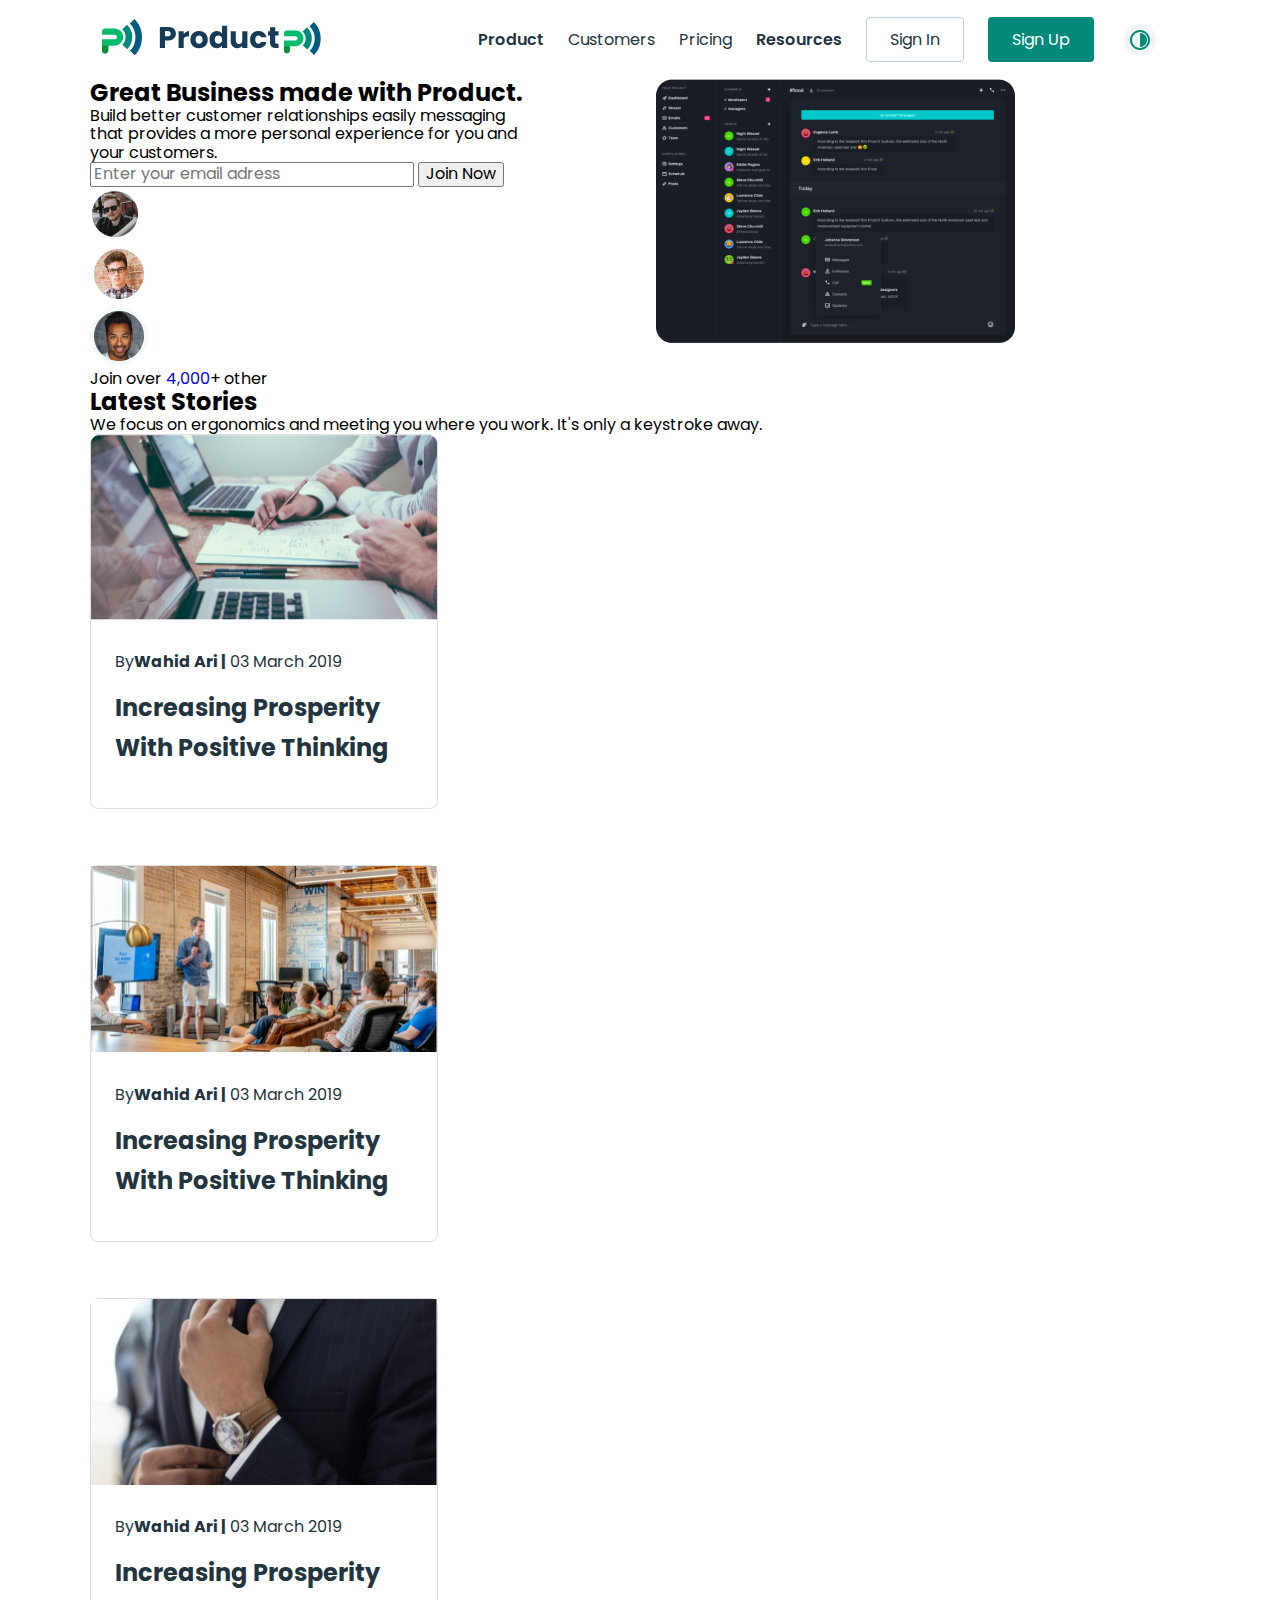
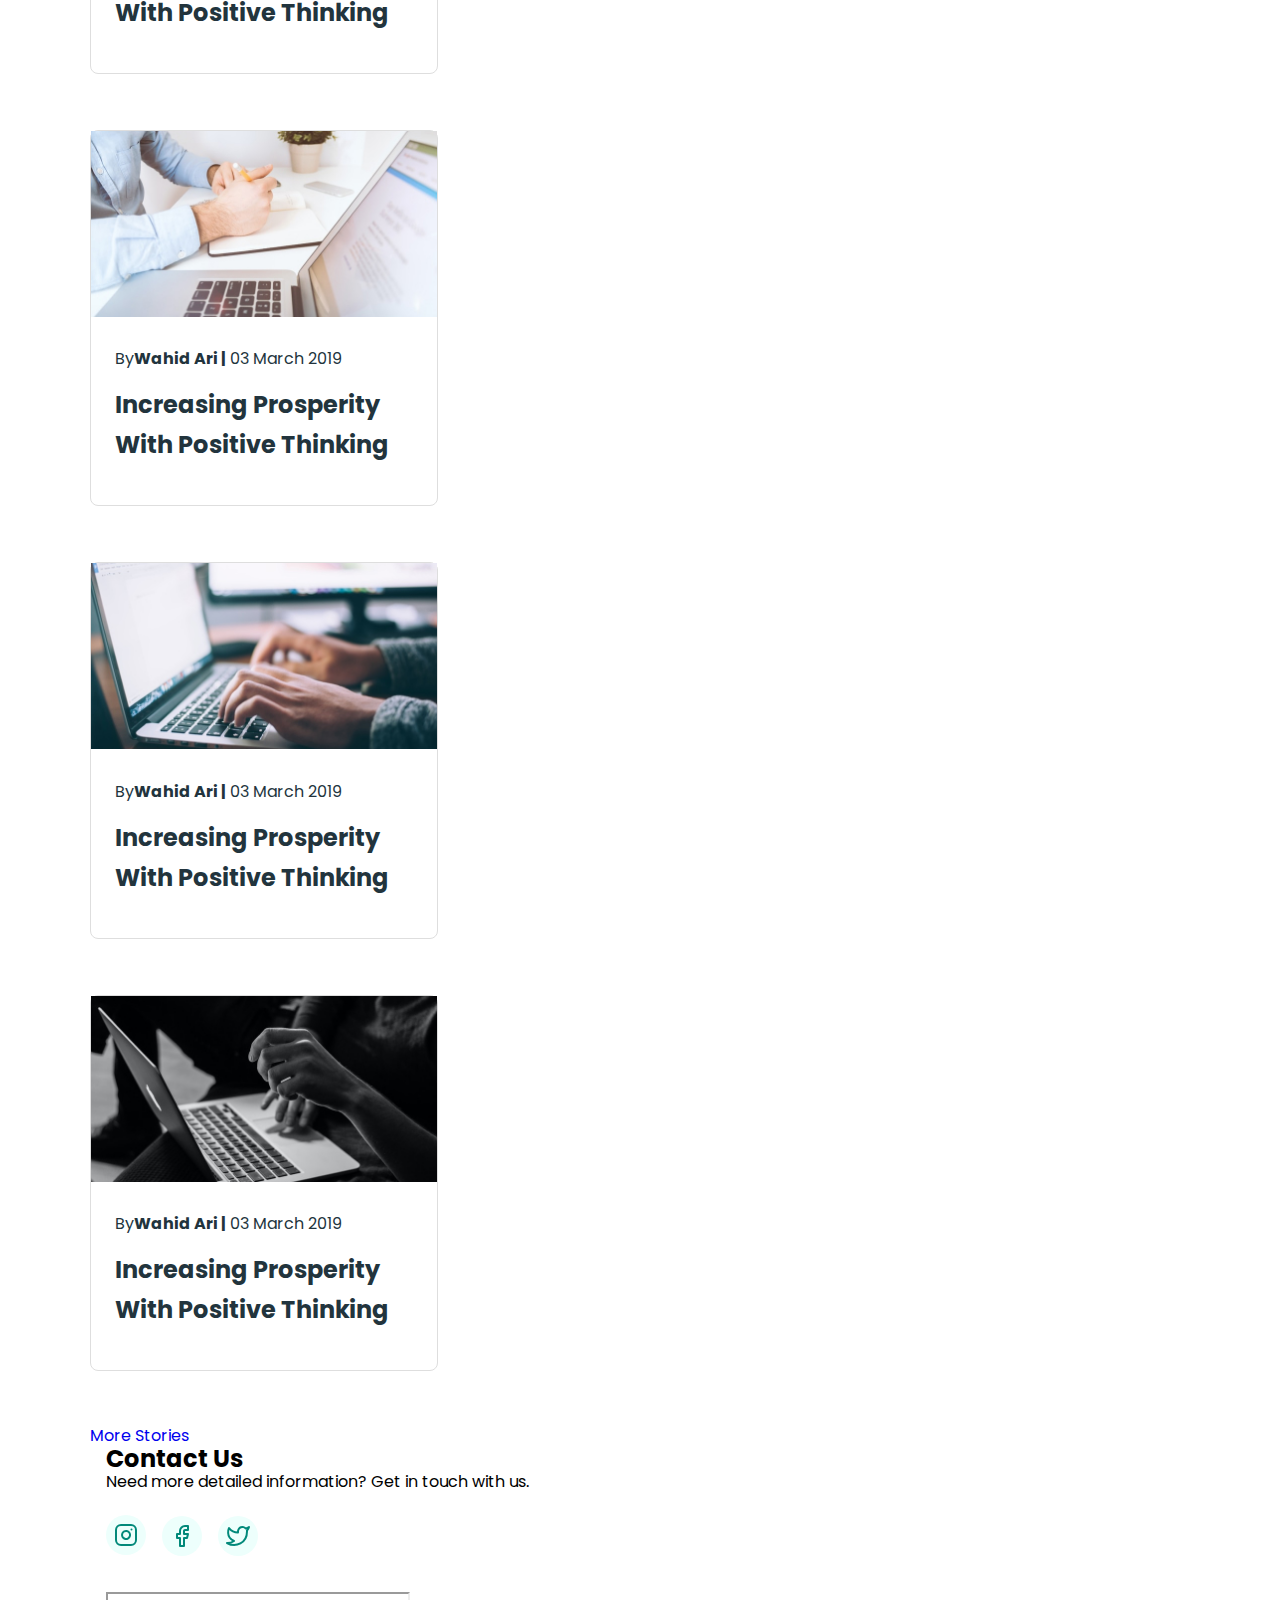
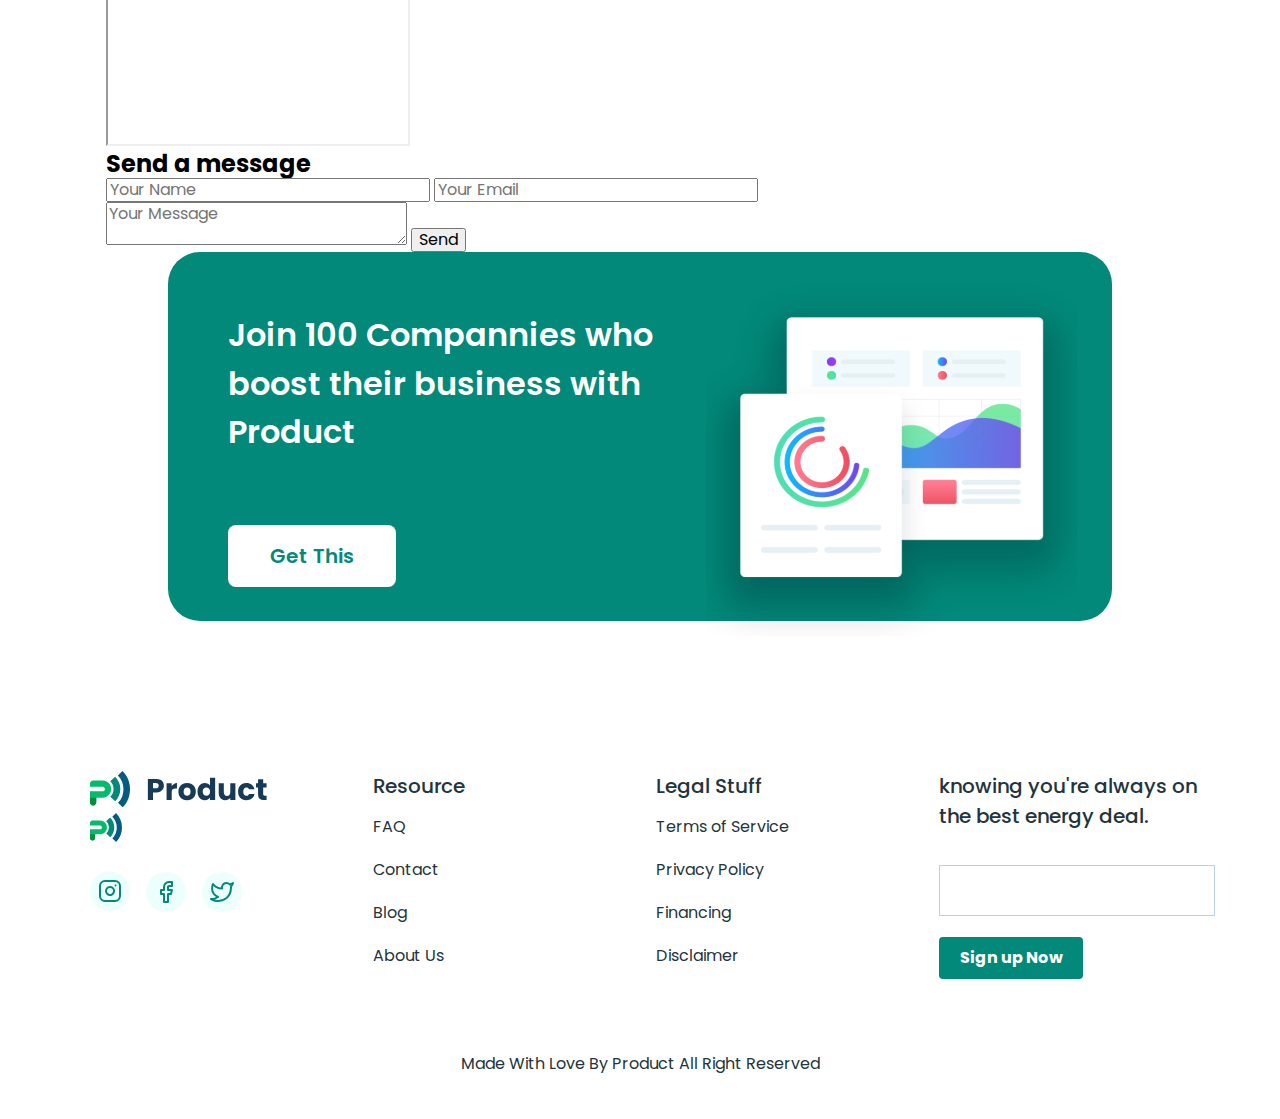
<file: resurses.html>
<!DOCTYPE html>
<html lang="en">
<head>
  <meta charset="UTF-8">
  <meta http-equiv="X-UA-Compatible" content="IE=edge">
  <meta name="viewport" content="width=device-width, initial-scale=1.0">
  <title>Document</title>
  <link href='https://unpkg.com/boxicons@2.0.9/css/boxicons.min.css' rel='stylesheet'>
  <link rel="preconnect" href="https://fonts.googleapis.com">
  <link rel="preconnect" href="https://fonts.gstatic.com" crossorigin>
  <link href="https://fonts.googleapis.com/css2?family=Poppins:wght@400;500;600;700&display=swap" rel="stylesheet">
  <link rel="stylesheet" href="./css/flexboxgrid.css">
  <link rel="stylesheet" href="./css/normalize.css">
  <link rel="stylesheet" href="./css/style.css">
</head>
<body>
  <div class="wrapper">
    <section id="resurses-hero">
      <div class="hero__all-headr col-xs-12">
        <div class="hero__container container">
          <header class="hero__main-header main-header col-lg-12 col-xl-12 row middle-xs between-xs">
            <a class="main-header__logo" href="index.html">
              <img class="site-foter__dark-logo" src="./img/headr-logo.svg" alt="headr-logo">
              <img class="site-foter__light-logo" width="187" height="37" src="./img/logo-wihite.svg" alt="site-foter_log">
            </a>
            <nav class="main-header__nav nav">
              <ul class="nav__list row  middle-xs">                     
                <li class="nav__item"><a class="nav__link nav__link--activ" href="index.html">Product </a></li>
                <li class="nav__item"><a class="nav__link" href="costmer.html">Customers</a></li>
                <li class="nav__item"><a class="nav__link" href="pricing.html">Pricing</a></li>
                <li class="nav__item"><a class="nav__link nav__link--activ" href="resurses.html">Resources</a></li>
                <li class="nav__item"><a class="nav__link btn--nav btn--nav-activ darc--mode" href="#">Sign In</a></li>
                <li class="nav__item"><a class="nav__link btn--nav" href="#">Sign Up</a></li>
                <li class="nav__item"><button class="nav__link nav--btn" type="button"><img src="./img/headr-btn.svg" alt=""></button></li>
              </ul>
            </nav>
            <div class="main-header___btn">
              <button class="main-header__btn"type="button"><i class='bx bx-menu'></i></button>
            </div>
          </header>
        </div>
      </div>
      <div class="resurses-hero__container container resurses">
        <div class="resurses__row row">
          <div class="resurses__blocks col-md-5 ">
            <h2 class="resurses__title">Great Business made with Product.</h2> 
            <p class="resurses__text">Build better customer relationships easily messaging that provides a more personal experience for you and your customers.</p>
            <form action="https://echo.htmlacademy.ru/" method="post">
              <div class="resurses__form">
                <label>
                  <input class="resurses__input" required placeholder="Enter your email adress" autocomplete="off" name="email" id="email" type="text">
                </label>
                <button class="resurses__btn" type="submit">Join Now</button>
              </div>
            </form>
            <ul class="resurses__contacts">
              <li class="resurses__item">
                <a class="resurses__contact contract--link1" href="#">
                  <img src="./img/contact1.png" alt="Contact">
                </a>
              </li>
              <li class="resurses__item">
                <a class="resurses__contact contract--link2" href="#">
                  <img src="./img/contact2.png" alt="Contact">
                </a>
              </li>
              <li class="resurses__item">
                <a class="resurses__contact contract--link3" href="#">
                  <img src="./img/contact3.png" alt="Contact">
                </a>
              </li>
              <li class="resurses__contact-des">
                Join over <a class="resurses__link" href="#">4,000</a>+ other
              </li>
            </ul>
          </div>
          <div class="resurses__blocks resurses__blocks2 col-md-6 col-md-offset-1">
            <img class="resurses__img" src="./img/resursmac.png" alt="macbook">
          </div>
        </div>
      </div>
    </section>
    <main>
      <section id="latets">
        <div class="latets__container container">
          <h2 class="latets__title">Latest Stories</h2>
          <p class="latets__text">We focus on ergonomics and meeting you where you work. It's only a keystroke away. </p>
          <ul class="contents__list-second">
            <li class="cotents__item contents__item-second">
              <div class="cotents__img"><img src="./img/con1.jpg" alt="contents__img"></div>
              <div class="cotents__times">
                <time class="contents__time" datetime="2021-10-05">By<span>Wahid Ari |</span> 03 March 2019</time>
                <h3 class="contents__iner-title">Increasing Prosperity With Positive Thinking</h3>
              </div>
            </li>
            <li class="cotents__item contents__item-second">
              <div class="cotents__img"><img src="./img/latets-img1.jpg" alt="contents__img"></div>
              <div class="cotents__times">
                <time class="contents__time" datetime="2021-10-05">By<span>Wahid Ari |</span> 03 March 2019</time>
                <h3 class="contents__iner-title">Increasing Prosperity With Positive Thinking</h3>
              </div>
            </li>
            <li class="cotents__item contents__item-second">
              <div class="cotents__img"><img src="./img/latets-img2.jpg" alt="contents__img"></div>
              <div class="cotents__times">
                <time class="contents__time" datetime="2021-10-05">By<span>Wahid Ari |</span> 03 March 2019</time>
                <h3 class="contents__iner-title">Increasing Prosperity With Positive Thinking</h3>
              </div>
            </li>
          </ul>
          <ul class="contents__list-second">
            <li class="cotents__item  contents__item-second">
              <div class="cotents__img"><img src="./img/latets-img3.jpg" alt="contents__img"></div>
              <div class="cotents__times">
                <time class="contents__time" datetime="2021-10-05">By<span>Wahid Ari |</span> 03 March 2019</time>
                <h3 class="contents__iner-title">Increasing Prosperity With Positive Thinking</h3>
              </div>
            </li>
            <li class="cotents__item  contents__item-second">
              <div class="cotents__img"><img src="./img/latets-img4.jpg" alt="contents__img"></div>
              <div class="cotents__times">
                <time class="contents__time" datetime="2021-10-05">By<span>Wahid Ari |</span> 03 March 2019</time>
                <h3 class="contents__iner-title">Increasing Prosperity With Positive Thinking</h3>
              </div>
            </li>
            <li class="cotents__item  contents__item-second">
              <div class="cotents__img"><img src="./img/latets-img5.jpg" alt="contents__img"></div>
              <div class="cotents__times">
                <time class="contents__time" datetime="2021-10-05">By<span>Wahid Ari |</span> 03 March 2019</time>
                <h3 class="contents__iner-title">Increasing Prosperity With Positive Thinking</h3>
              </div>
            </li>
          </ul>
          <a class="latets__link" href="#">More Stories</a>
        </div>
      </section>

      <section id="contactus">
        <div class="contactus__container container">
          <div class="contactus__all col-md-9 col-xs-12">
            <h2 class="contactus__title">Contact Us</h2>
            <p class="contactus__text">Need more detailed information? Get in touch with us.</p>
            <ul class="site-foter__socials socials contactus--socials"> 
              <li class="socials__item">
                <a target="#" href="#"><img src="./img/soc1.svg" alt="socials"></a>
              </li>
              <li class="socials__item">
                <a target="#" href="#"><img src="./img/soc2.svg" alt="socials"></a>
              </li>
              <li class="socials__item">
                <a target="#" href="#"><img src="./img/soc3.svg" alt="socials"></a>
              </li>
            </ul>
            <iframe class="contactus__iframe" src="https://www.google.com/maps/embed?pb=!1m18!1m12!1m3!1d511634.80287915387!2d29.53286594836197!3d59.939219867140835!2m3!1f0!2f0!3f0!3m2!1i1024!2i768!4f13.1!3m3!1m2!1s0x4696378cc74a65ed%3A0x6dc7673fab848eff!2sSt%20Petersburg%2C%20Russia!5e0!3m2!1sen!2s!4v1633676261446!5m2!1sen!2s"   loading="lazy"></iframe>
            <form class="contactus__form" action="https://echo.htmlacademy.ru/" method="post">
               <h2 class="contactus__sub-title">Send a message</h2>
               <div class="contactus__inputs">
                <label>
                  <input class="contactus__input" required autocomplete="off" placeholder="Your Name" name="firstname" id="firstname" type="text">
                </label>
                <label>
                 <input class="contactus__input" required autocomplete="off" placeholder="Your Email" name="email" id="email" type="email">
               </label>
               <label>
                 <textarea class="contactus__text-area" required autocomplete="off" placeholder="Your Message" name="message" id="message"></textarea>
               </label>
               <button class="btn-all contactus__btn" type="submit">Send</button>
               </div>
            </form>
          </div>
        </div>
      </section>

      <section id="join">
        <div class="join__container container">
           <div class="row">
            <div class="join__block col-xs-12 col-md-10"> 
              <div class="row">
                <div class="join__des">
                  <h2 class="join__title">Join 100 Compannies who boost their business with Product</h2>
                  <a class="join__btn price__activ-btn btn" href="#">Get This</a>
                </div>
                  <img class="join__img" src="./img/join.svg" alt="join">
              </div>
             </div>
           </div>
        </div>
      </section>
    </main>
  </div>
  <footer id="site-foter">
    <div class="site-foter__container container">
      <div class="site-foter__row row">
        <div class="site-foter__item col-xs-12 col-md-3">
          <a class="site-foter__logo" href="#">
            <img class="site-foter__dark-logo" src="./img/headr-logo.svg" alt="headr-logo">
            <img class="site-foter__light-logo" src="./img/logo-wihite.svg" alt="site-foter_log">
          </a>
          <ul class="site-foter__socials socials"> 
            <li class="socials__item">
              <a target="#" href="#"><img src="./img/soc1.svg" alt="socials"></a>
            </li>
            <li class="socials__item">
              <a target="#" href="#"><img src="./img/soc2.svg" alt="socials"></a>
            </li>
            <li class="socials__item">
              <a target="#" href="#"><img src="./img/soc3.svg" alt="socials"></a>
            </li>
          </ul>
        </div>
        <div class="site-foter__item col-xs-12 col-md-3">
          <ul class="site-foter__list">
            <li class="site-foter__bloscs"><a class="site-foter__link activ-foter" href="#">Resource</a></li>
            <li class="site-foter__bloscs"><a class="site-foter__link" href="#">FAQ</a></li>
            <li class="site-foter__bloscs"><a class="site-foter__link" href="#">Contact</a></li>
            <li class="site-foter__bloscs"><a class="site-foter__link" href="#">Blog</a></li>
            <li class="site-foter__bloscs"><a class="site-foter__link" href="#">About Us</a></li>
          </ul>
        </div>
        <div class="site-foter__item col-xs-12 col-md-3">
          <ul class="site-foter__list">
            <li class="site-foter__bloscs"><a class="site-foter__link activ-foter" href="#">Legal Stuff</a></li>
            <li class="site-foter__bloscs"><a class="site-foter__link" href="#">Terms of Service</a></li>
            <li class="site-foter__bloscs"><a class="site-foter__link" href="#">Privacy Policy</a></li>
            <li class="site-foter__bloscs"><a class="site-foter__link" href="#">Financing</a></li>
            <li class="site-foter__bloscs"><a class="site-foter__link" href="#">Disclaimer</a></li>
          </ul>
        </div>
        <div class="site-foter__item col-xs-12 col-md-3">
          <p class="site-foter__iner-tex">knowing you're always on the best energy deal.</p>
          <form class="site-foter__form" action="https://echo.htmlacademy.ru/" method="post">
            <label><input class="site-foter__input" type="text" autocomplete="off" required name="user-name"></label>
            <button class="site-foter__btn" type="submit">Sign up Now</button>
          </form>
        </div>
      </div>
    </div>
    <div class="container">
      <p class="site-foter__last-text">Made With Love By Product All Right Reserved </p>
    </div>
  </footer>
  <script src="./js/main.js"></script>
</body>
</html>
</file>
<file: css/flexboxgrid.css>
/* Uncomment and set these variables to customize the grid. */

.container-fluid {
  margin-right: auto;
  margin-left: auto;
  padding-right: 2rem;
  padding-left: 2rem;
}

.row {
  box-sizing: border-box;
  display: -ms-flexbox;
  display: -webkit-box;
  display: flex;
  -ms-flex: 0 1 auto;
  -webkit-box-flex: 0;
  flex: 0 1 auto;
  -ms-flex-direction: row;
  -webkit-box-orient: horizontal;
  -webkit-box-direction: normal;
  flex-direction: row;
  -ms-flex-wrap: wrap;
  flex-wrap: wrap;
  margin-right: -1rem;
  margin-left: -1rem;
}

.row.reverse {
  -ms-flex-direction: row-reverse;
  -webkit-box-orient: horizontal;
  -webkit-box-direction: reverse;
  flex-direction: row-reverse;
}

.col.reverse {
  -ms-flex-direction: column-reverse;
  -webkit-box-orient: vertical;
  -webkit-box-direction: reverse;
  flex-direction: column-reverse;
}

.col-xs,
.col-xs-1,
.col-xs-2,
.col-xs-3,
.col-xs-4,
.col-xs-5,
.col-xs-6,
.col-xs-7,
.col-xs-8,
.col-xs-9,
.col-xs-10,
.col-xs-11,
.col-xs-12 {
  box-sizing: border-box;
  -ms-flex: 0 0 auto;
  -webkit-box-flex: 0;
  flex: 0 0 auto;
  padding-right: 1rem;
  padding-left: 1rem;
}

.col-xs {
  -webkit-flex-grow: 1;
  -ms-flex-positive: 1;
  -webkit-box-flex: 1;
  flex-grow: 1;
  -ms-flex-preferred-size: 0;
  flex-basis: 0;
  max-width: 100%;
}

.col-xs-1 {
  -ms-flex-preferred-size: 8.333%;
  flex-basis: 8.333%;
  max-width: 8.333%;
}

.col-xs-2 {
  -ms-flex-preferred-size: 16.667%;
  flex-basis: 16.667%;
  max-width: 16.667%;
}

.col-xs-3 {
  -ms-flex-preferred-size: 25%;
  flex-basis: 25%;
  max-width: 25%;
}

.col-xs-4 {
  -ms-flex-preferred-size: 33.333%;
  flex-basis: 33.333%;
  max-width: 33.333%;
}

.col-xs-5 {
  -ms-flex-preferred-size: 41.667%;
  flex-basis: 41.667%;
  max-width: 41.667%;
}

.col-xs-6 {
  -ms-flex-preferred-size: 50%;
  flex-basis: 50%;
  max-width: 50%;
}

.col-xs-7 {
  -ms-flex-preferred-size: 58.333%;
  flex-basis: 58.333%;
  max-width: 58.333%;
}

.col-xs-8 {
  -ms-flex-preferred-size: 66.667%;
  flex-basis: 66.667%;
  max-width: 66.667%;
}

.col-xs-9 {
  -ms-flex-preferred-size: 75%;
  flex-basis: 75%;
  max-width: 75%;
}

.col-xs-10 {
  -ms-flex-preferred-size: 83.333%;
  flex-basis: 83.333%;
  max-width: 83.333%;
}

.col-xs-11 {
  -ms-flex-preferred-size: 91.667%;
  flex-basis: 91.667%;
  max-width: 91.667%;
}

.col-xs-12 {
  -ms-flex-preferred-size: 100%;
  flex-basis: 100%;
  max-width: 100%;
}

.col-xs-offset-1 {
  margin-left: 8.333%;
}

.col-xs-offset-2 {
  margin-left: 16.667%;
}

.col-xs-offset-3 {
  margin-left: 25%;
}

.col-xs-offset-4 {
  margin-left: 33.333%;
}

.col-xs-offset-5 {
  margin-left: 41.667%;
}

.col-xs-offset-6 {
  margin-left: 50%;
}

.col-xs-offset-7 {
  margin-left: 58.333%;
}

.col-xs-offset-8 {
  margin-left: 66.667%;
}

.col-xs-offset-9 {
  margin-left: 75%;
}

.col-xs-offset-10 {
  margin-left: 83.333%;
}

.col-xs-offset-11 {
  margin-left: 91.667%;
}

.start-xs {
  -ms-flex-pack: start;
  -webkit-box-pack: start;
  justify-content: flex-start;
  text-align: start;
}

.center-xs {
  -ms-flex-pack: center;
  -webkit-box-pack: center;
  justify-content: center;
  text-align: center;
}

.end-xs {
  -ms-flex-pack: end;
  -webkit-box-pack: end;
  justify-content: flex-end;
  text-align: end;
}

.top-xs {
  -ms-flex-align: start;
  -webkit-box-align: start;
  align-items: flex-start;
}

.middle-xs {
  -ms-flex-align: center;
  -webkit-box-align: center;
  align-items: center;
}

.bottom-xs {
  -ms-flex-align: end;
  -webkit-box-align: end;
  align-items: flex-end;
}

.around-xs {
  -ms-flex-pack: distribute;
  justify-content: space-around;
}

.between-xs {
  -ms-flex-pack: justify;
  -webkit-box-pack: justify;
  justify-content: space-between;
}

.first-xs {
  -ms-flex-order: -1;
  -webkit-box-ordinal-group: 0;
  order: -1;
}

.last-xs {
  -ms-flex-order: 1;
  -webkit-box-ordinal-group: 2;
  order: 1;
}

@media only screen and (min-width: 48em) {
  .container {
    width: 46rem;
  }

  .col-sm,
  .col-sm-1,
  .col-sm-2,
  .col-sm-3,
  .col-sm-4,
  .col-sm-5,
  .col-sm-6,
  .col-sm-7,
  .col-sm-8,
  .col-sm-9,
  .col-sm-10,
  .col-sm-11,
  .col-sm-12 {
    box-sizing: border-box;
    -ms-flex: 0 0 auto;
    -webkit-box-flex: 0;
    flex: 0 0 auto;
    padding-right: 1rem;
    padding-left: 1rem;
  }

  .col-sm {
    -webkit-flex-grow: 1;
    -ms-flex-positive: 1;
    -webkit-box-flex: 1;
    flex-grow: 1;
    -ms-flex-preferred-size: 0;
    flex-basis: 0;
    max-width: 100%;
  }

  .col-sm-1 {
    -ms-flex-preferred-size: 8.333%;
    flex-basis: 8.333%;
    max-width: 8.333%;
  }

  .col-sm-2 {
    -ms-flex-preferred-size: 16.667%;
    flex-basis: 16.667%;
    max-width: 16.667%;
  }

  .col-sm-3 {
    -ms-flex-preferred-size: 25%;
    flex-basis: 25%;
    max-width: 25%;
  }

  .col-sm-4 {
    -ms-flex-preferred-size: 33.333%;
    flex-basis: 33.333%;
    max-width: 33.333%;
  }

  .col-sm-5 {
    -ms-flex-preferred-size: 41.667%;
    flex-basis: 41.667%;
    max-width: 41.667%;
  }

  .col-sm-6 {
    -ms-flex-preferred-size: 50%;
    flex-basis: 50%;
    max-width: 50%;
  }

  .col-sm-7 {
    -ms-flex-preferred-size: 58.333%;
    flex-basis: 58.333%;
    max-width: 58.333%;
  }

  .col-sm-8 {
    -ms-flex-preferred-size: 66.667%;
    flex-basis: 66.667%;
    max-width: 66.667%;
  }

  .col-sm-9 {
    -ms-flex-preferred-size: 75%;
    flex-basis: 75%;
    max-width: 75%;
  }

  .col-sm-10 {
    -ms-flex-preferred-size: 83.333%;
    flex-basis: 83.333%;
    max-width: 83.333%;
  }

  .col-sm-11 {
    -ms-flex-preferred-size: 91.667%;
    flex-basis: 91.667%;
    max-width: 91.667%;
  }

  .col-sm-12 {
    -ms-flex-preferred-size: 100%;
    flex-basis: 100%;
    max-width: 100%;
  }

  .col-sm-offset-1 {
    margin-left: 8.333%;
  }

  .col-sm-offset-2 {
    margin-left: 16.667%;
  }

  .col-sm-offset-3 {
    margin-left: 25%;
  }

  .col-sm-offset-4 {
    margin-left: 33.333%;
  }

  .col-sm-offset-5 {
    margin-left: 41.667%;
  }

  .col-sm-offset-6 {
    margin-left: 50%;
  }

  .col-sm-offset-7 {
    margin-left: 58.333%;
  }

  .col-sm-offset-8 {
    margin-left: 66.667%;
  }

  .col-sm-offset-9 {
    margin-left: 75%;
  }

  .col-sm-offset-10 {
    margin-left: 83.333%;
  }

  .col-sm-offset-11 {
    margin-left: 91.667%;
  }

  .start-sm {
    -ms-flex-pack: start;
    -webkit-box-pack: start;
    justify-content: flex-start;
    text-align: start;
  }

  .center-sm {
    -ms-flex-pack: center;
    -webkit-box-pack: center;
    justify-content: center;
    text-align: center;
  }

  .end-sm {
    -ms-flex-pack: end;
    -webkit-box-pack: end;
    justify-content: flex-end;
    text-align: end;
  }

  .top-sm {
    -ms-flex-align: start;
    -webkit-box-align: start;
    align-items: flex-start;
  }

  .middle-sm {
    -ms-flex-align: center;
    -webkit-box-align: center;
    align-items: center;
  }

  .bottom-sm {
    -ms-flex-align: end;
    -webkit-box-align: end;
    align-items: flex-end;
  }

  .around-sm {
    -ms-flex-pack: distribute;
    justify-content: space-around;
  }

  .between-sm {
    -ms-flex-pack: justify;
    -webkit-box-pack: justify;
    justify-content: space-between;
  }

  .first-sm {
    -ms-flex-order: -1;
    -webkit-box-ordinal-group: 0;
    order: -1;
  }

  .last-sm {
    -ms-flex-order: 1;
    -webkit-box-ordinal-group: 2;
    order: 1;
  }
}

@media only screen and (min-width: 62em) {
  .container {
    width: 61rem;
  }

  .col-md,
  .col-md-1,
  .col-md-2,
  .col-md-3,
  .col-md-4,
  .col-md-5,
  .col-md-6,
  .col-md-7,
  .col-md-8,
  .col-md-9,
  .col-md-10,
  .col-md-11,
  .col-md-12 {
    box-sizing: border-box;
    -ms-flex: 0 0 auto;
    -webkit-box-flex: 0;
    flex: 0 0 auto;
    padding-right: 1rem;
    padding-left: 1rem;
  }

  .col-md {
    -webkit-flex-grow: 1;
    -ms-flex-positive: 1;
    -webkit-box-flex: 1;
    flex-grow: 1;
    -ms-flex-preferred-size: 0;
    flex-basis: 0;
    max-width: 100%;
  }

  .col-md-1 {
    -ms-flex-preferred-size: 8.333%;
    flex-basis: 8.333%;
    max-width: 8.333%;
  }

  .col-md-2 {
    -ms-flex-preferred-size: 16.667%;
    flex-basis: 16.667%;
    max-width: 16.667%;
  }

  .col-md-3 {
    -ms-flex-preferred-size: 25%;
    flex-basis: 25%;
    max-width: 25%;
  }

  .col-md-4 {
    -ms-flex-preferred-size: 33.333%;
    flex-basis: 33.333%;
    max-width: 33.333%;
  }

  .col-md-5 {
    -ms-flex-preferred-size: 41.667%;
    flex-basis: 41.667%;
    max-width: 41.667%;
  }

  .col-md-6 {
    -ms-flex-preferred-size: 50%;
    flex-basis: 50%;
    max-width: 50%;
  }

  .col-md-7 {
    -ms-flex-preferred-size: 58.333%;
    flex-basis: 58.333%;
    max-width: 58.333%;
  }

  .col-md-8 {
    -ms-flex-preferred-size: 66.667%;
    flex-basis: 66.667%;
    max-width: 66.667%;
  }

  .col-md-9 {
    -ms-flex-preferred-size: 75%;
    flex-basis: 75%;
    max-width: 75%;
  }

  .col-md-10 {
    -ms-flex-preferred-size: 83.333%;
    flex-basis: 83.333%;
    max-width: 83.333%;
  }

  .col-md-11 {
    -ms-flex-preferred-size: 91.667%;
    flex-basis: 91.667%;
    max-width: 91.667%;
  }

  .col-md-12 {
    -ms-flex-preferred-size: 100%;
    flex-basis: 100%;
    max-width: 100%;
  }

  .col-md-offset-1 {
    margin-left: 8.333%;
  }

  .col-md-offset-2 {
    margin-left: 16.667%;
  }

  .col-md-offset-3 {
    margin-left: 25%;
  }

  .col-md-offset-4 {
    margin-left: 33.333%;
  }

  .col-md-offset-5 {
    margin-left: 41.667%;
  }

  .col-md-offset-6 {
    margin-left: 50%;
  }

  .col-md-offset-7 {
    margin-left: 58.333%;
  }

  .col-md-offset-8 {
    margin-left: 66.667%;
  }

  .col-md-offset-9 {
    margin-left: 75%;
  }

  .col-md-offset-10 {
    margin-left: 83.333%;
  }

  .col-md-offset-11 {
    margin-left: 91.667%;
  }

  .start-md {
    -ms-flex-pack: start;
    -webkit-box-pack: start;
    justify-content: flex-start;
    text-align: start;
  }

  .center-md {
    -ms-flex-pack: center;
    -webkit-box-pack: center;
    justify-content: center;
    text-align: center;
  }

  .end-md {
    -ms-flex-pack: end;
    -webkit-box-pack: end;
    justify-content: flex-end;
    text-align: end;
  }

  .top-md {
    -ms-flex-align: start;
    -webkit-box-align: start;
    align-items: flex-start;
  }

  .middle-md {
    -ms-flex-align: center;
    -webkit-box-align: center;
    align-items: center;
  }

  .bottom-md {
    -ms-flex-align: end;
    -webkit-box-align: end;
    align-items: flex-end;
  }

  .around-md {
    -ms-flex-pack: distribute;
    justify-content: space-around;
  }

  .between-md {
    -ms-flex-pack: justify;
    -webkit-box-pack: justify;
    justify-content: space-between;
  }

  .first-md {
    -ms-flex-order: -1;
    -webkit-box-ordinal-group: 0;
    order: -1;
  }

  .last-md {
    -ms-flex-order: 1;
    -webkit-box-ordinal-group: 2;
    order: 1;
  }
}

@media only screen and (min-width: 75em) {
  .container {
    width: 71rem;
  }

  .col-lg,
  .col-lg-1,
  .col-lg-2,
  .col-lg-3,
  .col-lg-4,
  .col-lg-5,
  .col-lg-6,
  .col-lg-7,
  .col-lg-8,
  .col-lg-9,
  .col-lg-10,
  .col-lg-11,
  .col-lg-12 {
    box-sizing: border-box;
    -ms-flex: 0 0 auto;
    -webkit-box-flex: 0;
    flex: 0 0 auto;
    padding-right: 1rem;
    padding-left: 1rem;
  }

  .col-lg {
    -webkit-flex-grow: 1;
    -ms-flex-positive: 1;
    -webkit-box-flex: 1;
    flex-grow: 1;
    -ms-flex-preferred-size: 0;
    flex-basis: 0;
    max-width: 100%;
  }

  .col-lg-1 {
    -ms-flex-preferred-size: 8.333%;
    flex-basis: 8.333%;
    max-width: 8.333%;
  }

  .col-lg-2 {
    -ms-flex-preferred-size: 16.667%;
    flex-basis: 16.667%;
    max-width: 16.667%;
  }

  .col-lg-3 {
    -ms-flex-preferred-size: 25%;
    flex-basis: 25%;
    max-width: 25%;
  }

  .col-lg-4 {
    -ms-flex-preferred-size: 33.333%;
    flex-basis: 33.333%;
    max-width: 33.333%;
  }

  .col-lg-5 {
    -ms-flex-preferred-size: 41.667%;
    flex-basis: 41.667%;
    max-width: 41.667%;
  }

  .col-lg-6 {
    -ms-flex-preferred-size: 50%;
    flex-basis: 50%;
    max-width: 50%;
  }

  .col-lg-7 {
    -ms-flex-preferred-size: 58.333%;
    flex-basis: 58.333%;
    max-width: 58.333%;
  }

  .col-lg-8 {
    -ms-flex-preferred-size: 66.667%;
    flex-basis: 66.667%;
    max-width: 66.667%;
  }

  .col-lg-9 {
    -ms-flex-preferred-size: 75%;
    flex-basis: 75%;
    max-width: 75%;
  }

  .col-lg-10 {
    -ms-flex-preferred-size: 83.333%;
    flex-basis: 83.333%;
    max-width: 83.333%;
  }

  .col-lg-11 {
    -ms-flex-preferred-size: 91.667%;
    flex-basis: 91.667%;
    max-width: 91.667%;
  }

  .col-lg-12 {
    -ms-flex-preferred-size: 100%;
    flex-basis: 100%;
    max-width: 100%;
  }

  .col-lg-offset-1 {
    margin-left: 8.333%;
  }

  .col-lg-offset-2 {
    margin-left: 16.667%;
  }

  .col-lg-offset-3 {
    margin-left: 25%;
  }

  .col-lg-offset-4 {
    margin-left: 33.333%;
  }

  .col-lg-offset-5 {
    margin-left: 41.667%;
  }

  .col-lg-offset-6 {
    margin-left: 50%;
  }

  .col-lg-offset-7 {
    margin-left: 58.333%;
  }

  .col-lg-offset-8 {
    margin-left: 66.667%;
  }

  .col-lg-offset-9 {
    margin-left: 75%;
  }

  .col-lg-offset-10 {
    margin-left: 83.333%;
  }

  .col-lg-offset-11 {
    margin-left: 91.667%;
  }

  .start-lg {
    -ms-flex-pack: start;
    -webkit-box-pack: start;
    justify-content: flex-start;
    text-align: start;
  }

  .center-lg {
    -ms-flex-pack: center;
    -webkit-box-pack: center;
    justify-content: center;
    text-align: center;
  }

  .end-lg {
    -ms-flex-pack: end;
    -webkit-box-pack: end;
    justify-content: flex-end;
    text-align: end;
  }

  .top-lg {
    -ms-flex-align: start;
    -webkit-box-align: start;
    align-items: flex-start;
  }

  .middle-lg {
    -ms-flex-align: center;
    -webkit-box-align: center;
    align-items: center;
  }

  .bottom-lg {
    -ms-flex-align: end;
    -webkit-box-align: end;
    align-items: flex-end;
  }

  .around-lg {
    -ms-flex-pack: distribute;
    justify-content: space-around;
  }

  .between-lg {
    -ms-flex-pack: justify;
    -webkit-box-pack: justify;
    justify-content: space-between;
  }

  .first-lg {
    -ms-flex-order: -1;
    -webkit-box-ordinal-group: 0;
    order: -1;
  }

  .last-lg {
    -ms-flex-order: 1;
    -webkit-box-ordinal-group: 2;
    order: 1;
  }
}
</file>
<file: css/style.css>
html {
  box-sizing: border-box;
}

*,
*::before,
*::after {
  box-sizing: inherit;
}
:root{
  --white:#fff;
  --text-black: #22343d;
  --btn-color:#02897a;
  --text-00:#000;
  --bg-:#F5F5F5;
}
body {
  margin: 0;
  padding: 0;
  display: flex;
  flex-direction: column;
  justify-content: space-between;
  min-height: 100vh;
  background-color: var(--white);
  font-family: 'Poppins', sans-serif;
  
  
}

img {
  max-width: 100%;
  height: auto;
}
ul{
  list-style: none;
  padding: 0;
  margin: 0;
}
a{
  text-decoration: none;
}
h1,
h2,
h3,
h4,
h5,
h6{
  margin: 0;
}
p{
  margin: 0;
}
.container{
  margin-left: auto;
  margin-right: auto;
  padding-right: 20px;
  padding-left: 20px;
}

.nav--btn{
  background-color: transparent;
  border: none;
  cursor: pointer;
  display: flex;
  justify-content: center;
  align-items: center;
}
.nav__link{
  font-style: normal;
  font-weight: normal;
  font-size: 16px;
  line-height: 28px;
  color: var(--text-black);
  
}
.main-header{
  padding: 19px 0;
}
.nav__item{
  margin-right: 24px;
}
.nav__item:last-child{
  margin-right: 0;
}
.nav__link--activ{
  font-style: normal;
  font-weight: 600;
  font-size: 16px;
  line-height: 28px;
  color: var(--text-black);
  
}
.btn--nav{
  padding: 10px 23px;
  color: var(--white);
  background-color: var(--btn-color);
  border: 1px solid transparent;
  border-radius: 4px;
}
.btn--nav:hover{
  background-color: var(--white);
  border: 1px solid #BCD0E5;
}
.btn--nav-activ{
  background-color: var(--white);
  border: 1px solid #BCD0E5;
  color: var(--text-black);
}
.nav__link:hover{
  color: var(--text-00);
}
.main-header__nav{
  display: none;
}
.main-header__btn{
  background-color: transparent;
  border: none;
  cursor: pointer;
}
.bx-menu{
  font-size: 35px;
  color: #173A56;
}
@media screen and (min-width: 1200px) {
  .container {
    max-width: 1140px;
  }
}

@media screen and (min-width: 330px) {
 
  .container{
    width: 90%;
  }
  .hero__all-headr{
    box-shadow: 0px -2px 8px rgba(0, 0, 0, 0.25);
  }

}
@media screen and (min-width: 982px) {
 
  .main-header___btn{
    display: none;
  }
  .main-header__nav{
    display: block;
  }
  .hero__all-headr{
    box-shadow: none;
  }

}
.hero__row{
  flex-direction: column;
}
.hero__title{
  font-style: normal;
  font-weight: bold;
  font-size: 36px;
  line-height: 60px;
  text-align: center;
  color: var(--text-black);
  margin: 0 auto;
  margin-bottom: 16px;
}
.hero{
  padding-top: 29px;
  padding-bottom: 100px;
}
.hero__img{
  margin-bottom: 10px;
}
.hero__text{
  font-style: normal;
  font-weight: normal;
  font-size: 18px;
  line-height: 28px;
  text-align: center;
  color: var(--text-black);
  margin: 0 auto;
  margin-bottom: 20px;
  
}
.btn{
  font-style: normal;
  font-weight: bold;
  font-size: 14px;
  line-height: 24px;
  display: inline-block;
  color: var(--white);
  padding: 12px 14px;
  background-color: var(--btn-color);
  border-radius: 4px;
  border: 1px solid transparent;
}
.btn:hover{
  background-color: var(--white);
  border: 1px solid #BCD0E5;
  color: var(--text-black);
}
.hero__btn-second{
  font-style: normal;
  font-weight: 600;
  font-size: 14px;
  line-height: 24px;
  text-decoration-line: underline;
  color: var(--btn-color);
  position: relative;
  margin-left: 39px;
}
.hero__btn-second::before{
  content: "";
  position: absolute;
  width: 20px;
  height: 20px;
  bottom: 0;
  left: -24px;
  background-repeat: no-repeat;
  background-image: url('../img/play.svg');
}
.hero__btns a {
 display: block;
}
@media screen and (min-width: 982px){
  .btn{
    padding: 15px 41px;
    font-size: 16px;
    line-height: 24px;
    
  }
  .hero__btn-second{
    font-size: 16px;
    line-height: 24px;
  }
  .hero__text{
    font-size: 18px;
    line-height: 28px;
    margin-bottom: 45px;
    width: 427px;
    text-align: start;
    margin-left: 0;
    margin-right: 0;
  }
  .hero__title{
    font-size: 40px;
    line-height: 60px;
    width: 458px;
    text-align: start;
    margin-left: 0;
    margin-right: 0;
  }
  .nav--btn{
    margin-right: 20px;
  }
  .main-header__logo{
    margin-left: 20px;
  }
  .hero__row{
    flex-direction: row;
    flex-flow: row-reverse;
  }
  .hero__btn{
    margin-left: 20px;
  }
}
#futudre{
  padding-bottom: 150px;
  background-repeat: no-repeat;
  background-image: url('../img/bg.png');
  background-position: bottom center;
  background-size: 1208px 201px;
}
.futudre__title{
  font-style: normal;
  font-weight: bold;
  font-size: 32px;
  line-height: 48px;
  text-align: center;
  color: var(--text-black);
  text-align: center;
  margin-bottom: 50px;
}
.futudre__sub-title{
  font-style: normal;
  font-weight: 600;
  font-size: 22px;
  line-height: 33px;
  color: var(--text-black);
  text-align: center;
  margin-bottom: 8px;
}
.futudre__text{
  margin: 0 auto;
  max-width: 226px;
  font-style: normal;
  font-weight: normal;
  font-size: 16px;
  line-height: 26px;
  text-align: center;
  color: var(--text-black);  
}
.futudre__item{
  margin-bottom: 32px;
  position: relative;
}
.futudre__sub-title{
  padding-top: 85px;
}
.futudre__list{
  display: flex;
  flex-direction: column;
  justify-content: center;
}
.futudre__item::before{
  content: "";
  width: 50px;
  height: 50px;
  position: absolute;
  left: 42%;
}
.futudre__item:nth-child(1)::before{
  background-repeat: no-repeat;
  background-image: url('../img/fu11.svg');
}
.futudre__item:nth-child(2)::before{
  background-repeat: no-repeat;
  background-image: url('../img/fu2.svg');
}
.futudre__item:nth-child(3)::before{
  background-repeat: no-repeat;
  background-image: url('../img/fu3.svg');
}
.futudre__item:nth-child(4)::before{
  background-repeat: no-repeat;
  background-image: url('../img/fu4.svg');
}
.futudre__btn{
  width: 127px;
  height: 53px;
  display: block;
  margin: 0 auto;
  background: var(--btn-color);
  border-radius: 4px;
  font-style: normal;
  font-weight: bold;
  font-size: 16px;
  line-height: 24px;
  color: var(--white);
  padding: 15px 8px;
  border: 1px solid transparent;
}
.futudre__btn:hover{
  background-color: var(--white);
  border: 1px solid #BCD0E5;
  color: var(--text-black);  
}
.futudre__container{
  position: relative;
}
@media screen and (min-width: 982px){
  .futudre__list{
    flex-direction: row;
  }
  #futudre{
    padding-bottom: 150px;
    
    background-size: 2223px 389px;
  }
  .futudre__title{
    width: 539px;
    margin: 0 auto;
    margin-bottom: 57px;
  }
  .futudre__list{
    margin-bottom: 34px;
  }
  .futudre__btn{
    width: 175px;
    height: 53px;
    padding: 15px 29px;
  }
  .futudre__sub-title{
    text-align: start;
  }
  .futudre__text{
    text-align: start;
  }
  .futudre__item::before{
    left: 15px;
  }
}
#menajment{
  padding: 100px 0;
}
.menajment__row{
  flex-direction: column;
}
.menejment__sub-titile{
  font-style: normal;
  font-weight: 600;
  font-size: 16px;
  line-height: 24px;
  color: var(--text-black);
  margin-top: 50px;
}
.menejment__title{
  font-style: normal;
  font-weight: bold;
  font-size: 32px;
  line-height: 48px;
  color: var(--text-black);
  margin-bottom: 16px;
}
.menejment__text{
  font-style: normal;
  font-weight: normal;
  font-size: 16px;
  line-height: 26px;
  color: var(--text-black);
  margin-bottom: 16px;
}
.menejment__inner-title{
  font-style: normal;
  font-weight: 600;
  font-size: 16px;
  line-height: 26px;
  color: var(--text-black);
  margin-bottom: 12px;
}
@media screen and (min-width: 982px){
  .menajment__row{
    flex-direction: row-reverse;
    align-items: center;
  }
  .menejment__titile{
    margin-bottom: 23px;
  }
  .menejment__text{
    margin-bottom: 30px;
  }
  .menejment__inner-title{
    margin-bottom: 12px;
  }
  #menajment{
    padding: 150px 0;
  }
}
.costmer__row{
  flex-direction: column-reverse;
}
.costmer__sub-title{
  font-style: normal;
  font-weight: 600;
  font-size: 16px;
  line-height: 24px;
  color: var(--text-black);
  margin-top: 50px;
}
.costmer__title{
  font-style: normal;
  font-weight: bold;
  font-size: 32px;
  line-height: 48px;
  color: var(--text-black);
  margin-bottom: 15px;
  
}
.costmer__text{
  font-style: normal;
  font-weight: normal;
  font-size: 16px;
  line-height: 26px;
  color: var(--text-black);
  
}
#costmer{
  padding-bottom: 100px;
}
.costmer__list{
  margin-top: 16px;
}
.costmer__item{
  margin-bottom: 16px;
  font-style: normal;
  font-weight: normal;
  font-size: 16px;
  line-height: 26px;
  color: var(--text-black);
  margin-left: 65px;
  position: relative;
}
.costmer__item::before{
  content: "";
  position: absolute;
  margin-top: 6px;
  width: 35px;
  height: 35px;
  left: -56px;
}
#collaborative{
  padding-bottom: 67px;
}
.costmer__item:nth-child(1)::before{
  background-image: url('../img/cos1.svg');
  background-repeat: no-repeat;
}
.costmer__item:nth-child(2)::before{
  background-image: url('../img/cos2.svg');
  background-repeat: no-repeat;
}
.costmer__item:nth-child(3)::before{
  background-image: url('../img/cos3.svg');
  background-repeat: no-repeat;
}
@media screen and (min-width: 982px){
  .costmer__row{
    flex-direction: row-reverse;
  }
  .costmer__item::before{
    right: 0;
  }
  #collaborative{
    padding-bottom: 150px;
  }
}
.protses__title{
  margin-top: 73px;
  font-style: normal;
  font-weight: bold;
  font-size: 32px;
  line-height: 48px;
  text-align: center;
  color: var(--text-black);  
}
.protses__text{
  font-style: normal;
  font-weight: 500;
  font-size: 16px;
  line-height: 26px;
  text-align: center;
  color: var(--text-black);
  margin-bottom: 39px;
  margin-top: 8px;
  
}
#protses{
  padding-top: 67px;
  padding-bottom: 100px;
  background-repeat: no-repeat;
  background-image: url('../img/pro.png');
  background-position: center top;
  background-size: 652px 201px;
}
.protses__row{
  flex-direction: column;
  justify-content: center;
}
.protses__item{
  font-style: normal;
  font-weight: 500;
  font-size: 16px;
  line-height: 24px;
  color: #2F281E;
  background: #FFFFFF;
  box-shadow: 0px 2px 15px rgba(23, 58, 86, 0.1);
  border-radius: 26.5px;
  width: 229px;
  padding: 12px 27px 4px 27px;
  text-align: center;
  margin-bottom: 32px;
  position: relative;
}
.protses__item::before{
  content: "";
  width: 95px;
  height: 95px;
  position: absolute;
}
.protses__item:nth-child(1){
  margin-left: 104px;
}
.protses__item:nth-child(2){
  margin-right: 104px;
}
.protses__item:nth-child(3){
  margin-left: 104px;
}
.protses__item:nth-child(4){
  margin-right: 104px;
}
.protses__item:nth-child(1)::before{
  background-repeat: no-repeat;
  background-image: url('../img/pro1.png');
  left: -111px;
  top: -16px;
}
.protses__item:nth-child(2)::before{
  background-repeat: no-repeat;
  background-image: url('../img/pro2.png');
  right: -111px;
  top: -16px;
}
.protses__item:nth-child(3)::before{
  background-repeat: no-repeat;
  background-image: url('../img/pro3.png');
  left: -111px;
  top: -16px;
}
.protses__item:nth-child(4)::before{
  background-repeat: no-repeat;
  background-image: url('../img/pro4.png');
  right: -111px;
  top: -16px;
}
.protses__list{
  width: 338px;
  margin: 0 auto;
}
.protses__btn{
  width: 168px;
  margin: 0 auto;
  margin-top: 48px;
}
@media screen and (min-width: 982px){
  .protses__row{
    flex-direction: row;
  }
  .protses__list--activ{
    flex-direction: column-reverse;
  }
  .protses__list{
    width: 395px;
  }
  .protses__item{
    width: 281px;
    margin-bottom: 82px;
  }
  #protses{
    padding-top: 150px;
    padding-bottom: 150px;
    background-image: url('../img/pro.png');
    background-position: center top;
    background-size:2323px 389px;

  }
  .protses__text{
    width: 542px;
    margin: 0 auto;
    margin-bottom: 46px;
    margin-top: 16px;
  }
  .protses__btn{
    width: 243px;
    margin: 0 auto;
    margin-top: 62px;
  }
  
}
#contents{
  padding-bottom: 61px;
}
.contents__title{
  font-style: normal;
  font-weight: bold;
  font-size: 34px;
  line-height: 51px;
  color: var(--text-black);
  text-align: center;
}
.contents__text{
  font-style: normal;
  font-weight: 500;
  font-size: 16px;
  line-height: 26px;
  text-align: center;
  color: var(--text-black);
  margin-bottom: 40px;
  margin-top: 8px;
}
.contents__time{
  font-style: normal;
  font-weight: normal;
  font-size: 16px;
  line-height: 28px;
  color: #22343D;
  margin-top: 24px;
  display: block;
  margin-bottom: 12px;
}
.contents__time span{
  font-weight: bold;
}
.contents__iner-title{
  font-style: normal;
  font-weight: bold;
  font-size: 24px;
  line-height: 40px;
  color: #22343D;

}
.cotents__item{
  margin-bottom: 56px;
}
@media screen and (min-width: 982px){
  .contents__list{
    display: flex;
    justify-content: space-between;
  }
  .cotents__times{
    padding: 0 24px 40px 24px;
  }
  .cotents__item{
    border: 1px solid #DEDEDE;
    border-radius: 8px;
    width: 348px;
  }
  .contents__iner-title:hover{
    color: var(--btn-color);
    cursor: pointer;
  }
  .contents__list{
    position: relative;
  }
  .contents__list::after{
    content: "";
    position: absolute;
    width: 68px;
    height: 16px;
    background-repeat: no-repeat;
    background-image: url('../img/dots.png');
    bottom: -26px;
    right: 47%;
    cursor:pointer;
  }
  .contents__title{
    text-align: start;
  }
  .contents__text{
    text-align: start;
  }
}
#prise{
  padding-top: 61px;
  padding-bottom: 99px;
}
.prise__title{
  font-style: normal;
  font-weight: bold;
  font-size: 34px;
  line-height: 51px;
  color: var(--text-black);
  margin-bottom: 8px;
  text-align: center;
}

.price__text{
  font-style: normal;
  font-weight: 500;
  font-size: 16px;
  line-height: 24px;
  color: var(--text-black);  
  margin-bottom: 74px;
  text-align: center;
}
.prisce__block{
 
  height: 456px;
  background: var(--white);
  box-shadow: 0px 2px 8px rgba(0, 0, 0, 0.25);
  border-radius: 8px;
  margin-bottom: 32px;
}
.price__sub-itle{
  padding-top: 24px;
  font-style: normal;
  font-weight: bold;
  font-size: 24px;
  line-height: 40px;
  color: var(--text-black);
  text-align: center;
  margin-bottom: 8px;

}
.price__iner-des{
  font-style: normal;
  font-weight: 500;
  font-size: 16px;
  line-height: 24px;
  color: var(--text-black);
  text-align: center;
  margin-bottom: 16px;
}
.price__number{
  font-style: normal;
  font-weight: normal;
  font-size: 16px;
  line-height: 19px;
  letter-spacing: 0.1px;
  color: #AFAFAF;
  text-align: center;
  position: relative;
  margin-bottom: 16px;
}
.price__firs-span{
  font-style: normal;
  font-weight: bold;
  font-size: 76px;
  line-height: 100px;
  color: var(--btn-color); 
  margin-right: 8px; 
  position: relative;
}
.price__second-span{
  font-style: normal;
  font-weight: bold;
  font-size: 24px;
  line-height: 30px;
  color: var(--btn-color);
  position: absolute;
  top: 33px;
  left: 113%;
}
.price__btn{
  display: block;
  width: 113px;
  margin: 0 auto;
  margin-top: 38px;
}
.prisce__block:hover .price__firs-span,
.prisce__block:hover .price__second-span{
  color: var(--white);
}
.prisce__block:hover{
  background-color: var(--btn-color);
}
.prisce__block:hover .price__btn{
  background-color: var(--white);
  color: var(--text-black);
}
.prisce__block:hover .price__sub-itle,
.prisce__block:hover .price__iner-des
{
  color: var(--white);
}
.prisce__block{
  transition: all .3s ease;
}
.prisce__block{
  width: 293px;; 
  margin: 0 auto; 
  margin-bottom: 32px;
}
@media screen and (min-width: 950px){
  .price__btn{
    width: 178px;
  }
  .price__list{
    flex-direction: row;
  }
  .prisce__block{
    width: 326px;
  }
  .price__text{
    margin-bottom: 50px;
  }
  #prise{
    padding: 150px 0;
  }
}
.price__activ{
  background-color: var(--btn-color);
}
.price__activ-btn{
  background-color: var(--white);
  color: var(--text-black);
}
.price__activ-text{
  color: var(--white);
}
#clients{
  padding-bottom: 100px;
}
.clients__title{
  font-style: normal;
  font-weight: bold;
  font-size: 34px;
  line-height: 57px;
  letter-spacing: 0.2px;
  color: var(--text-black); 
  text-align: center; 
  margin-bottom: 8px;
}
.clients__text{
  font-style: normal;
  font-weight: 500;
  font-size: 16px;
  line-height: 28px;
  text-align: center;
  letter-spacing: 0.2px;
  color: var(--text-black);
  margin-bottom: 32px;  
}
.clients__list{
  flex-direction: column;
}
.clients__block{
  background: #FFFFFF;
  border: 1px solid #DEDEDE;
  box-sizing: border-box;
  border-radius: 5px;
  width: 295px;
  padding: 28px;
  margin: 0 auto;
}
.clients__item{
  margin-bottom: 32px;
}
.bx-star{
  font-size: 18px;
  color: #F3CD03;
}
.bxs-star{
  font-size: 18px;
  color: #F3CD03;
}
.clients__star{
  margin-bottom: 16px;
}
.clients__inner-text{
  font-style: normal;
  font-weight: normal;
  font-size: 16px;
  line-height: 28px;
  letter-spacing: 0.2px;
  color: #32454F;
}
.clients__imgs{
  position: relative;
  margin-top: 16px;
  left: 63px;
}
.clients__imgs::before{
  content: "";
  position: absolute;
  width: 50px;
  height: 50px; 
  left: -62px;
  top: -3px; 
}
.clients__imgs1::before{
  background-repeat: no-repeat;
  background-image: url('../img/client1.png');
}
.clients__imgs2::before{
  background-repeat: no-repeat;
  background-image: url('../img/client2.png');
}
.clients__imgs3::before{
  background-repeat: no-repeat;
  background-image: url('../img/client3.png');
}
.clients__name{
  font-style: normal;
  font-weight: 600;
  font-size: 16px;
  line-height: 24px;
  letter-spacing: 0.2px;
  color: var(--btn-color);
  
}
.clients__job{
  font-style: normal;
  font-weight: 500;
  font-size: 14px;
  line-height: 24px;
  letter-spacing: 0.2px;
  color: #252B42;
  
}
@media screen and (min-width: 768px){
  .clients__list{
    flex-direction: row;
  }
  .clients__text{
    width: 537px;
    margin: 0 auto;
    margin-bottom: 50px;
  }

}
@media screen and (min-width: 992px){
  #clients{
    padding-bottom: 157px;
  }
  .clients__item{
    margin-bottom: 0;
  }
  .clients__block{
    width: 327px;
   
  }
}
.join__block{
  background: var(--btn-color);
  border-radius: 32px; 
  padding: 17px 22px 373px;
}
.join__title{
  font-style: normal;
  font-weight: 600;
  font-size: 32px;
  line-height: 151.4%;
  color: var(--white); 
  text-align: center; 
  margin-bottom: 69px;
}
#join{
  padding-bottom: 90px;
}

.join__btn{
  font-style: normal;
  font-weight: 600;
  font-size: 20px;
  line-height: 30px;
  color: var(--btn-color);
  border-radius: 8px;
  margin: 0 auto;
  display: block;
  width: 114px;
  margin-bottom: 32px;
}
.join__btn:hover{
  color: var(--btn-color);

}
.join__block{
  flex-direction: column;
  margin: 0 auto;
  position: relative;
}
.join__img{
  position: absolute;
  top: 58%;
  left: 0;
}
.join__des{
  padding: 17px 22px;
}
@media screen and (min-width: 982px){
  .join__btn{
    width: 168px;
  }
  .join__block{
    flex-direction: row;
    position: relative;
  }
  .join__title{
    width: 510px;
    text-align: start;
  }
  .join__btn{
    margin: 0;
  }
  .join__block{
    padding: 17px 22px 17px 54px;
  }
  .join__title{
    margin-top: 25px;
  }
  .join__img {
    position: absolute;
    top: 7%;
    left: 57%;
  }
  #join{
    padding-bottom: 150px;
  }
}
#site-foter{
  padding-bottom: 40px;
}
.socials__item+.socials__item{
  margin-left: 16px;
}
.socials{
  display: flex;
  align-items: center;
  margin: 0 auto;
  margin-top: 24px;
  width: 153px;
  margin-bottom: 31px;
}
.site-foter__logo{
  display: block;
  width: 183px;
  margin: 0 auto;
}
.site-foter__link{
  font-style: normal;
  font-weight: normal;
  font-size: 16px;
  line-height: 35px;
  color: var(--text-black);
  
}
.site-foter__link{
  display: block;
  text-align: center;
  margin-bottom: 8px;
}
.site-foter__list{
  margin-bottom: 32px;
}
.activ-foter{
  font-style: normal;
  font-weight: 500;
  font-size: 20px;
  line-height: 30px;
  color: var(--text-black);  
}
.site-foter__iner-tex{
  font-style: normal;
  font-weight: 500;
  font-size: 20px;
  line-height: 30px;
  text-align: center;
  color: var(--text-black);
  width: 276px;
  margin: 0 auto;
  margin-bottom: 34px;
}
.site-foter__link:hover{
  color: var(--btn-color);
}
.site-foter__form{
  display: flex;
  flex-direction: column;
}
.site-foter__input{
  width: 276px;
  display: block;
  margin: 0 auto;
  margin-bottom: 21px;
  outline-color: var(--btn-color);
  padding: 15px 20px;
  border: 1px solid #BCD0E5;
}
.site-foter__btn{
  font-style: normal;
  font-weight: bold;
  font-size: 16px;
  line-height: 24px;
  color: var(--white); 
  background: var(--btn-color);
  border-radius: 4px; 
  padding: 8px 15px;
  width: 144px;
  border: none;
  margin: 0 auto;
  cursor: pointer;
  border: 1px solid transparent;
}
.site-foter__btn:hover{
  color: var(--btn-color); 
  background: var(--white);
  border: 1px solid #BCD0E5;
}
.site-foter__last-text{
  font-style: normal;
  font-weight: normal;
  font-size: 16px;
  line-height: 30px;
  text-align: center;
  color: var(--text-black);  
  margin-top: 44px;
}
@media screen and (min-width: 982px){
  .site-foter__link{
    text-align: start;
  }
  .site-foter__iner-tex{
    text-align: start;
  }
  .site-foter__btn{
    margin: 0;
  }
  .socials{
    margin-left: 0;
  }
  .site-foter__logo{
    margin-left: 0;
  }
}
.our__title{
  font-style: normal;
  font-weight: bold;
  font-size: 40px;
  line-height: 60px;
  color: var(--text-black);
  text-align: center;
}
.our{
  padding-top: 100px;
  padding-bottom: 117px;
}
.our__list{
  display: flex;
  justify-content: center;
  margin-top: 50px;
}
.our__item:not(:last-child){
  margin-right: 50px;
}
@media screen and (max-width: 768px){
  .our__item:not(:last-child){
    margin-right: 0;
  }
  .our__item:nth-child(1){
    width: 159px;
    margin-bottom: 60px;
  }
  .our__item:nth-child(2){
    width: 146px;
    margin-bottom: 60px;
  }
  .our__item:nth-child(3){
    width: 164px;
  }
  .our__item:nth-child(4){
    width: 140px;
  }
  .our__list{
    flex-flow: row wrap;
    justify-content: space-between;
    align-items: center;
  }
  .our{
    padding-top: 50px;
    padding-bottom: 81px;
  }
}
#chose{
  background-color: var(--bg-);
  padding-top: 24px;
  padding-bottom: 68px;
}
.chose__title{
  font-style: normal;
  font-weight: bold;
  font-size: 34px;
  line-height: 51px;
  text-align: center;
  color: var(--text-black);
  margin-bottom: 50px;
}
.chose__block{
  border: 1px solid #DEDEDE;  
}
.chose__inner__title{
  padding-top: 114px;
  font-style: normal;
  font-weight: bold;
  font-size: 24px;
  line-height: 33px;
  text-align: center;
  letter-spacing: 0.1px;
  color: var(--text-black);
  margin-bottom: 16px;
}
.chose__block{
  padding: 0 24px 34px;
  position: relative;
}
.chose__text{
  font-style: normal;
  font-weight: normal;
  font-size: 16px;
  line-height: 27px;
  text-align: center;
  letter-spacing: 0.2px;
  color: var(--text-black);  
}
.chose__block::before{
  content: "";
  position: absolute;
  width: 56px;
  height: 56px;
  left: 39%;
  top: 11%;
  filter: drop-shadow(0px 4px 4px rgba(0, 0, 0, 0.25));
  
}
.chose__block-img1::before{
  background-repeat: no-repeat;
  background-image: url('../img/chose1.svg');
}
.chose__block-img2::before{
  background-repeat: no-repeat;
  background-image: url('../img/chose2.svg');
}
.chose__block-img3::before{
  background-repeat: no-repeat;
  background-image: url('../img/chose3.svg');
}
@media screen and (max-width: 768px){
  .chose__block{
    margin-bottom: 32px;
  }
}
#work{
  padding-top: 111px;
  padding-bottom: 115px;
}
.work__title{
  font-style: normal;
  font-weight: bold;
  font-size: 34px;
  line-height: 51px;
  text-align: center;
  color: var(--text-black);
  margin-bottom: 73px;
  
}
.work__sup-title{
  font-style: normal;
  font-weight: 500;
  font-size: 20px;
  line-height: 30px;
  color: var(--text-black);  
}
.work__inner-title{
  font-style: normal;
  font-weight: 600;
  font-size: 24px;
  line-height: 36px;
  color: var(--text-black);  
}
.work__text{
  font-style: normal;
  font-weight: normal;
  font-size: 16px;
  line-height: 28px;
  color: var(--text-black);
}
.work__row{
  margin-bottom: 100px;
}
.not-margin{
  margin-bottom: 0;
}
.work__reverse{
  flex-direction: row-reverse;
}
@media screen and (max-width: 768px){
  .work__reverse,.work__revers2{
    flex-direction: column-reverse;
  }
  .work__img{
    margin-bottom: 69px;
  }
}
#bisnes{
  padding-bottom: 150px;
}
.bisnes{
  padding-top: 35px;
  padding-bottom: 45px;
  background: linear-gradient(180deg, #F5F5F5 0%, rgba(245, 245, 245, 0) 100%);
}
.bisnes__title{
  font-style: normal;
  font-weight: bold;
  font-size: 32px;
  line-height: 48px;
  text-align: center;
  color: var(--text-black);
  width: 537px;
  margin: 0 auto;
  margin-bottom: 93px;
}
.bisnes__block{
  width: 257px;
  margin: 0 auto;
}
.bisnes__inner-title{
  font-style: normal;
  font-weight: 500;
  font-size: 24px;
  line-height: 28px;
  color: var(--text-00);
  text-align: center;
  margin-bottom: 16px;
  padding-top: 184px;
}
.bisnes__text{
  font-style: normal;
  font-weight: normal;
  font-size: 18px;
  line-height: 32px;
  text-align: center;
  color: var(--text-black);

}
.bisnes__sub-title{
  font-style: normal;
  font-weight: 500;
  font-size: 16px;
  line-height: 28px;
  text-align: center;
  color: var(--text-00);

}
.bisnes__row{
  justify-content: space-around;
}
.bisnes__block{
  position: relative;
}
.bisnes__block::before{
  content: "";
  position: absolute;
  width: 184px;
  height: 180px;  

}
.bisnes__block-img1::before{
  background-image: url('../img/of.svg');
  background-repeat: no-repeat;
  left: 14%;
}
.bisnes__block-img2::before{
  background-image: url('../img/of2.svg');
  background-repeat: no-repeat;
  left: 20%;
}
@media screen and (max-width: 768px){
  .bisnes__row{
    flex-direction: column;
  }
  .bisnes__title{
    width: 100%;
  }
  .bisnes__item{
    margin-bottom: 66px;
  }
}
</file>
